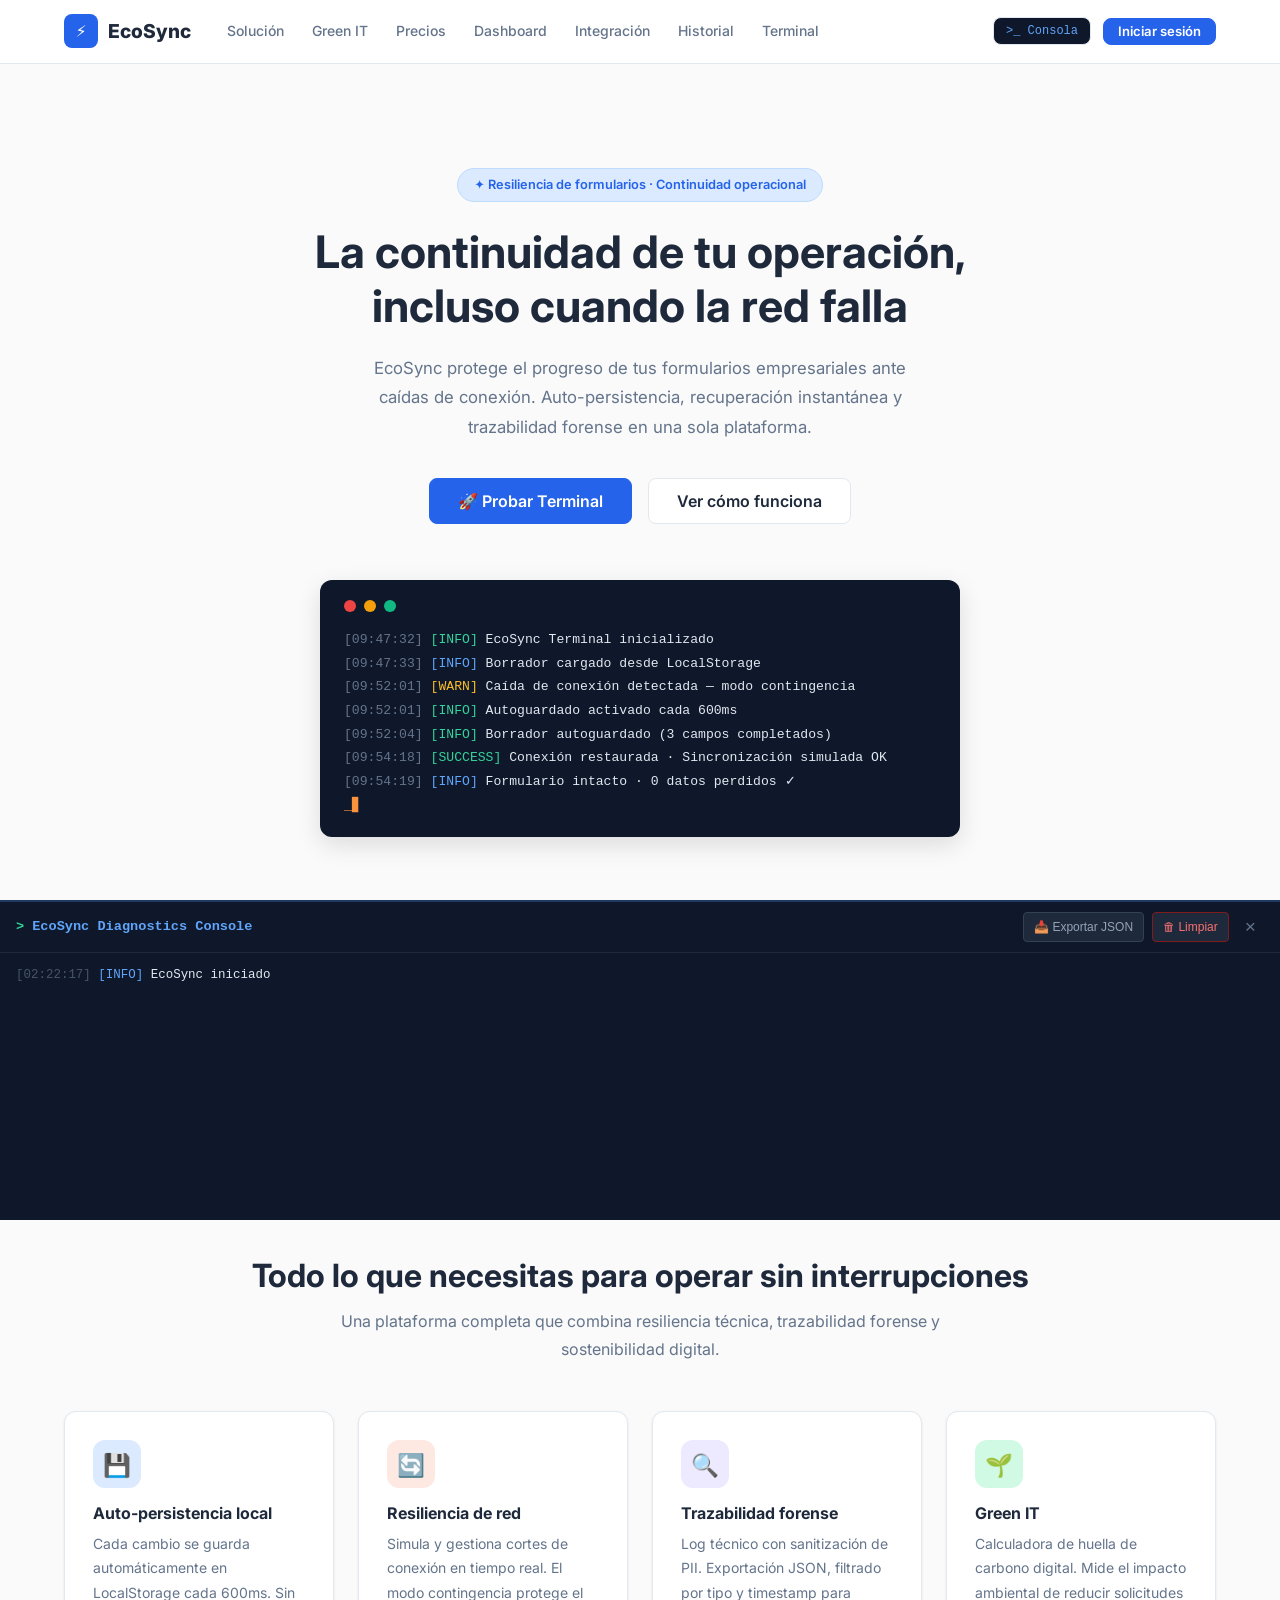
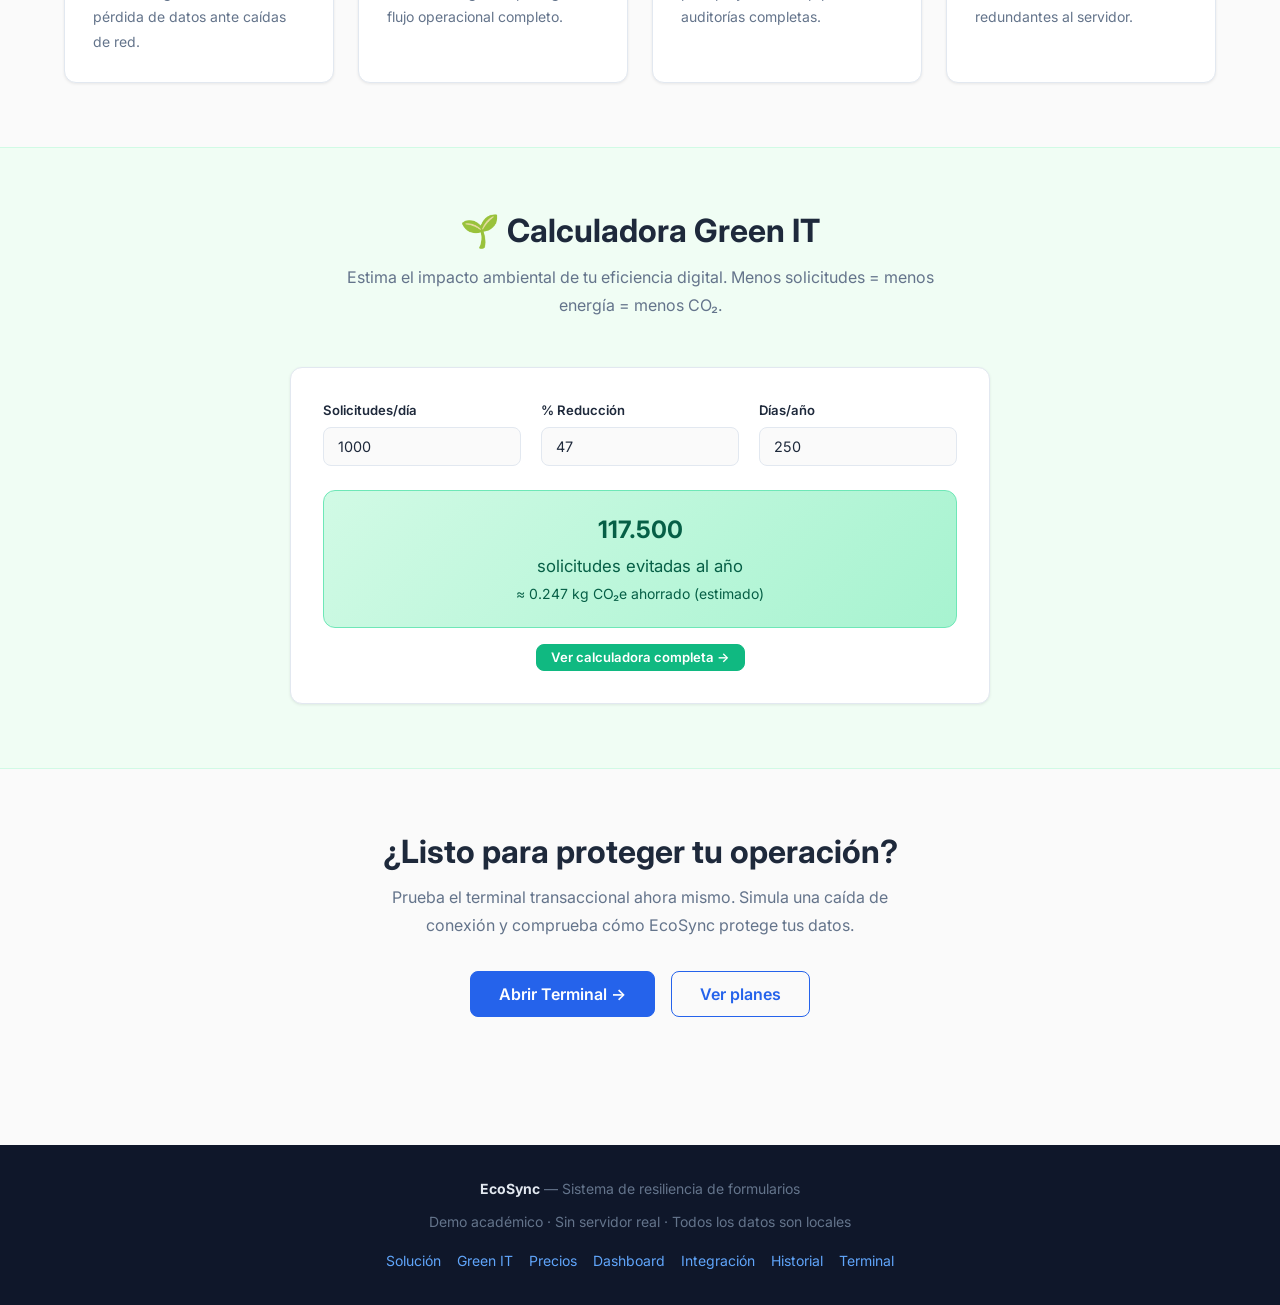
<file: index.html>
<!DOCTYPE html>
<html lang="es">
<head>
  <meta charset="UTF-8">
  <meta name="viewport" content="width=device-width, initial-scale=1.0">
  <title>EcoSync — Resiliencia de formularios en tiempo real</title>
  <meta name="description" content="EcoSync protege el progreso de tus formularios ante interrupciones de red. Sin pérdida de datos, sin fricción.">
  <link rel="preconnect" href="https://fonts.googleapis.com">
  <link rel="preconnect" href="https://fonts.gstatic.com" crossorigin>
  <link href="https://fonts.googleapis.com/css2?family=Inter:wght@400;500;600;700;800;900&display=swap" rel="stylesheet">
  <link rel="stylesheet" href="css/styles.css">
</head>
<body>

<!-- ═══ NAVBAR ═══════════════════════════════════════════════════════════ -->
<header class="navbar">
  <div class="container">
    <a href="index.html" class="nav-brand">
      <div class="brand-icon">⚡</div>
      EcoSync
    </a>
    <nav class="nav-menu" id="nav-menu">
      <a href="pages/solucion.html" class="nav-link">Solución</a>
      <a href="pages/green-it.html" class="nav-link">Green IT</a>
      <a href="pages/precios.html" class="nav-link">Precios</a>
      <a href="pages/dashboard.html" class="nav-link">Dashboard</a>
      <a href="pages/integracion.html" class="nav-link">Integración</a>
      <a href="pages/historial.html" class="nav-link">Historial</a>
      <a href="pages/terminal.html" class="nav-link">Terminal</a>
    </nav>
    <div class="nav-actions">
      <button class="nav-console-btn" id="btn-toggle-console" title="Ctrl+Shift+D">
        &gt;_ Consola
      </button>
      <div id="nav-user-area">
        <button class="btn btn-primary btn-sm" onclick="window.EcoSync.auth.showModal()">Iniciar sesión</button>
      </div>
    </div>
    <button id="nav-toggle" aria-label="Menú">☰</button>
  </div>
</header>

<!-- ═══ CONTINGENCY BANNER ═══════════════════════════════════════════════ -->
<div id="contingency-banner">
  ⚠️ MODO CONTINGENCIA ACTIVO — Los datos se guardan localmente. Sin conexión al servidor.
</div>

<!-- ═══ AUTH MODAL ════════════════════════════════════════════════════════ -->
<div id="auth-modal">
  <div class="modal-overlay">
    <div class="modal-box">
      <button class="modal-close" aria-label="Cerrar">&times;</button>
      <div class="modal-title">Acceso a EcoSync</div>
      <div class="modal-subtitle">Plataforma de resiliencia transaccional B2B</div>
      <div class="auth-tabs">
        <button class="auth-tab active" data-tab="login">Iniciar sesión</button>
        <button class="auth-tab" data-tab="register">Registrarse</button>
      </div>
      <!-- Login Panel -->
      <div class="auth-panel active" id="panel-login">
        <p class="text-sm text-muted mb-4">Selecciona un usuario de demostración:</p>
        <div class="demo-users">
          <button class="demo-user-btn" data-login="1">
            <div class="user-avatar-lg">RS</div>
            <div class="user-info">
              <strong>Ing. Roberto Silva</strong>
              <small>Administrador del sistema</small>
            </div>
          </button>
          <button class="demo-user-btn" data-login="2">
            <div class="user-avatar-lg" style="background:#10B981;">CS</div>
            <div class="user-info">
              <strong>Camila Soto</strong>
              <small>Operadora transaccional</small>
            </div>
          </button>
        </div>
        <div class="info-box mt-6">
          🔒 Demo de autenticación — no se envían credenciales reales a ningún servidor.
        </div>
      </div>
      <!-- Register Panel -->
      <div class="auth-panel" id="panel-register">
        <form id="register-form">
          <div class="form-group mb-4">
            <label for="reg-name">Nombre completo</label>
            <input type="text" id="reg-name" placeholder="Tu nombre" required>
          </div>
          <div class="form-group mb-4">
            <label for="reg-email">Correo empresarial</label>
            <input type="email" id="reg-email" placeholder="tu@empresa.cl" required>
          </div>
          <button type="submit" class="btn btn-primary w-full">Crear cuenta demo</button>
        </form>
        <div class="warning-box mt-4">
          ⚠️ Esto es un registro de demostración. No se almacenan datos en servidores externos.
        </div>
      </div>
    </div>
  </div>
</div>

<!-- ═══ MAIN CONTENT ══════════════════════════════════════════════════════ -->
<main>

  <!-- HERO ──────────────────────────────────────────────────────────────── -->
  <section class="hero">
    <div class="container">
      <div class="hero-badge">
        ✦ Resiliencia de formularios · Continuidad operacional
      </div>
      <h1>La continuidad de tu operación,<br>incluso cuando la red falla</h1>
      <p>EcoSync protege el progreso de tus formularios empresariales ante caídas de conexión. Auto-persistencia, recuperación instantánea y trazabilidad forense en una sola plataforma.</p>
      <div class="hero-cta">
        <a href="pages/terminal.html" class="btn btn-primary btn-lg">🚀 Probar Terminal</a>
        <a href="pages/solucion.html" class="btn btn-secondary btn-lg">Ver cómo funciona</a>
      </div>

      <!-- Terminal mock -->
      <div class="hero-visual">
        <div class="hero-terminal-mock">
          <div class="terminal-topbar">
            <span class="terminal-dot red"></span>
            <span class="terminal-dot yellow"></span>
            <span class="terminal-dot green"></span>
          </div>
          <div class="terminal-body">
            <div><span class="t-dim">[09:47:32]</span> <span class="t-green">[INFO]</span> EcoSync Terminal inicializado</div>
            <div><span class="t-dim">[09:47:33]</span> <span class="t-blue">[INFO]</span> Borrador cargado desde LocalStorage</div>
            <div><span class="t-dim">[09:52:01]</span> <span class="t-yellow">[WARN]</span> Caída de conexión detectada — modo contingencia</div>
            <div><span class="t-dim">[09:52:01]</span> <span class="t-green">[INFO]</span> Autoguardado activado cada 600ms</div>
            <div><span class="t-dim">[09:52:04]</span> <span class="t-green">[INFO]</span> Borrador autoguardado (3 campos completados)</div>
            <div><span class="t-dim">[09:54:18]</span> <span class="t-green">[SUCCESS]</span> Conexión restaurada · Sincronización simulada OK</div>
            <div><span class="t-dim">[09:54:19]</span> <span class="t-blue">[INFO]</span> Formulario intacto · 0 datos perdidos ✓</div>
            <div><span class="t-orange">_▋</span></div>
          </div>
        </div>
      </div>
    </div>
  </section>

  <!-- METRICS ───────────────────────────────────────────────────────────── -->
  <section class="section" style="padding-top: 0;">
    <div class="container">
      <div class="metrics-row">
        <div class="metric-item">
          <span class="metric-value">99.8%</span>
          <div class="metric-label">Uptime de persistencia</div>
        </div>
        <div class="metric-item">
          <span class="metric-value">-47%</span>
          <div class="metric-label">Solicitudes redundantes</div>
        </div>
        <div class="metric-item">
          <span class="metric-value">340%</span>
          <div class="metric-label">ROI estimado</div>
        </div>
        <div class="metric-item">
          <span class="metric-value">&lt;200ms</span>
          <div class="metric-label">Tiempo de recuperación</div>
        </div>
      </div>
      <p class="text-xs text-center text-muted mt-4">* Datos de demostración — no representan resultados garantizados</p>
    </div>
  </section>

  <!-- FEATURES ──────────────────────────────────────────────────────────── -->
  <section class="section">
    <div class="container">
      <div class="section-header">
        <h2>Todo lo que necesitas para operar sin interrupciones</h2>
        <p>Una plataforma completa que combina resiliencia técnica, trazabilidad forense y sostenibilidad digital.</p>
      </div>
      <div class="cards-grid">
        <div class="card">
          <div class="card-icon blue">💾</div>
          <h3>Auto-persistencia local</h3>
          <p>Cada cambio se guarda automáticamente en LocalStorage cada 600ms. Sin pérdida de datos ante caídas de red.</p>
        </div>
        <div class="card">
          <div class="card-icon orange">🔄</div>
          <h3>Resiliencia de red</h3>
          <p>Simula y gestiona cortes de conexión en tiempo real. El modo contingencia protege el flujo operacional completo.</p>
        </div>
        <div class="card">
          <div class="card-icon purple">🔍</div>
          <h3>Trazabilidad forense</h3>
          <p>Log técnico con sanitización de PII. Exportación JSON, filtrado por tipo y timestamp para auditorías completas.</p>
        </div>
        <div class="card">
          <div class="card-icon green">🌱</div>
          <h3>Green IT</h3>
          <p>Calculadora de huella de carbono digital. Mide el impacto ambiental de reducir solicitudes redundantes al servidor.</p>
        </div>
      </div>
    </div>
  </section>

  <!-- GREEN IT PREVIEW ──────────────────────────────────────────────────── -->
  <section class="section" style="background: #F0FDF4; border-top: 1px solid #D1FAE5; border-bottom: 1px solid #D1FAE5;">
    <div class="container">
      <div class="section-header">
        <h2>🌱 Calculadora Green IT</h2>
        <p>Estima el impacto ambiental de tu eficiencia digital. Menos solicitudes = menos energía = menos CO₂.</p>
      </div>
      <div class="green-calculator" style="max-width: 700px; margin: 0 auto;">
        <div class="inputs-row">
          <div class="form-group">
            <label for="green-requests">Solicitudes/día</label>
            <input type="number" id="green-requests" value="1000" min="0">
          </div>
          <div class="form-group">
            <label for="green-reduction">% Reducción</label>
            <input type="number" id="green-reduction" value="47" min="0" max="100">
          </div>
          <div class="form-group">
            <label for="green-days">Días/año</label>
            <input type="number" id="green-days" value="250" min="0">
          </div>
        </div>
        <div id="green-result">Calculando...</div>
        <div class="text-center mt-4">
          <a href="pages/green-it.html" class="btn btn-green btn-sm">Ver calculadora completa →</a>
        </div>
      </div>
    </div>
  </section>

  <!-- CTA FINAL ─────────────────────────────────────────────────────────── -->
  <section class="section">
    <div class="container" style="text-align: center;">
      <h2>¿Listo para proteger tu operación?</h2>
      <p style="max-width: 500px; margin: 12px auto 32px;">Prueba el terminal transaccional ahora mismo. Simula una caída de conexión y comprueba cómo EcoSync protege tus datos.</p>
      <div class="hero-cta">
        <a href="pages/terminal.html" class="btn btn-primary btn-lg">Abrir Terminal →</a>
        <a href="pages/precios.html" class="btn btn-ghost btn-lg">Ver planes</a>
      </div>
    </div>
  </section>

</main>

<!-- ═══ FOOTER ═══════════════════════════════════════════════════════════ -->
<footer>
  <div class="container">
    <p style="margin-bottom: 8px;"><strong style="color: #E2E8F0;">EcoSync</strong> — Sistema de resiliencia de formularios</p>
    <p>Demo académico · Sin servidor real · Todos los datos son locales</p>
    <div style="margin-top: 16px; display: flex; gap: 16px; justify-content: center; flex-wrap: wrap;">
      <a href="pages/solucion.html">Solución</a>
      <a href="pages/green-it.html">Green IT</a>
      <a href="pages/precios.html">Precios</a>
      <a href="pages/dashboard.html">Dashboard</a>
      <a href="pages/integracion.html">Integración</a>
      <a href="pages/historial.html">Historial</a>
      <a href="pages/terminal.html">Terminal</a>
    </div>
  </div>
</footer>

<!-- ═══ DIAGNOSTICS DRAWER ═══════════════════════════════════════════════ -->
<div id="diagnostics-drawer">
  <div class="console-header">
    <div class="console-title">EcoSync Diagnostics Console</div>
    <div class="console-actions">
      <button class="console-btn" id="btn-export-console">📥 Exportar JSON</button>
      <button class="console-btn danger" id="btn-clear-console">🗑 Limpiar</button>
      <button id="btn-close-console" title="Cerrar">&times;</button>
    </div>
  </div>
  <div id="console-output"></div>
</div>

<script src="js/storage.js"></script>
<script src="js/diagnostics.js"></script>
<script src="js/main.js"></script>
<script>
  // FAQ accordion (landing page)
  document.querySelectorAll('.faq-question').forEach(btn => {
    btn.addEventListener('click', () => {
      const item = btn.closest('.faq-item');
      item.classList.toggle('open');
    });
  });

  // Code tab switcher (for integration page)
  document.querySelectorAll('.code-tab').forEach(tab => {
    tab.addEventListener('click', () => {
      const wrapper = tab.closest('.code-switcher')?.parentElement;
      if (!wrapper) return;
      wrapper.querySelectorAll('.code-tab').forEach(t => t.classList.remove('active'));
      wrapper.querySelectorAll('.code-panel').forEach(p => p.classList.remove('active'));
      tab.classList.add('active');
      wrapper.querySelector('#code-' + tab.dataset.lang)?.classList.add('active');
    });
  });
</script>
</body>
</html>
</file>
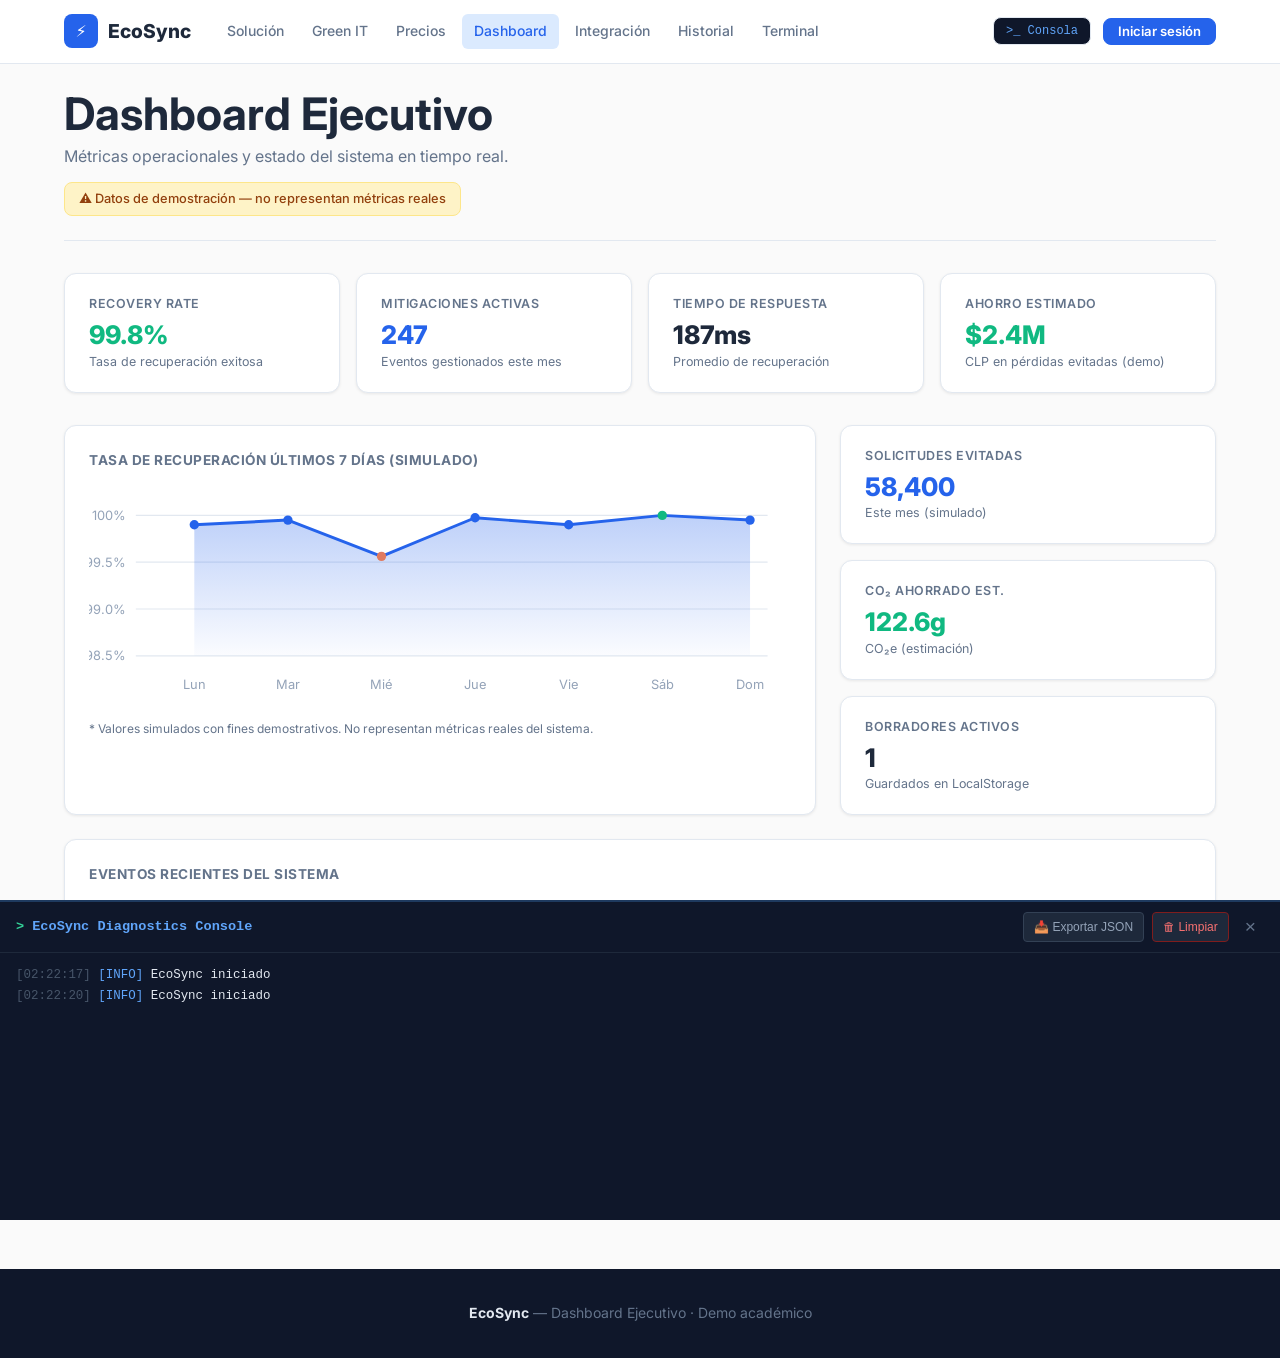
<file: pages/dashboard.html>
<!DOCTYPE html>
<html lang="es">
<head>
  <meta charset="UTF-8">
  <meta name="viewport" content="width=device-width, initial-scale=1.0">
  <title>Dashboard Ejecutivo — EcoSync</title>
  <link rel="preconnect" href="https://fonts.googleapis.com">
  <link rel="preconnect" href="https://fonts.gstatic.com" crossorigin>
  <link href="https://fonts.googleapis.com/css2?family=Inter:wght@400;500;600;700;800;900&display=swap" rel="stylesheet">
  <link rel="stylesheet" href="../css/styles.css">
</head>
<body>

<header class="navbar">
  <div class="container">
    <a href="../index.html" class="nav-brand">
      <div class="brand-icon">⚡</div>
      EcoSync
    </a>
    <nav class="nav-menu" id="nav-menu">
      <a href="./solucion.html" class="nav-link">Solución</a>
      <a href="./green-it.html" class="nav-link">Green IT</a>
      <a href="./precios.html" class="nav-link">Precios</a>
      <a href="./dashboard.html" class="nav-link active">Dashboard</a>
      <a href="./integracion.html" class="nav-link">Integración</a>
      <a href="./historial.html" class="nav-link">Historial</a>
      <a href="./terminal.html" class="nav-link">Terminal</a>
    </nav>
    <div class="nav-actions">
      <button class="nav-console-btn" id="btn-toggle-console" title="Ctrl+Shift+D">&gt;_ Consola</button>
      <div id="nav-user-area">
        <button class="btn btn-primary btn-sm" onclick="window.EcoSync.auth.showModal()">Iniciar sesión</button>
      </div>
    </div>
    <button id="nav-toggle" aria-label="Menú">☰</button>
  </div>
</header>

<div id="contingency-banner">
  ⚠️ MODO CONTINGENCIA ACTIVO — Los datos se guardan localmente.
</div>

<div id="auth-modal">
  <div class="modal-overlay">
    <div class="modal-box">
      <button class="modal-close">&times;</button>
      <div class="modal-title">Acceso a EcoSync</div>
      <div class="modal-subtitle">Plataforma de resiliencia transaccional B2B</div>
      <div class="auth-tabs">
        <button class="auth-tab active" data-tab="login">Iniciar sesión</button>
        <button class="auth-tab" data-tab="register">Registrarse</button>
      </div>
      <div class="auth-panel active" id="panel-login">
        <div class="demo-users">
          <button class="demo-user-btn" data-login="1">
            <div class="user-avatar-lg">RS</div>
            <div class="user-info"><strong>Ing. Roberto Silva</strong><small>Administrador</small></div>
          </button>
          <button class="demo-user-btn" data-login="2">
            <div class="user-avatar-lg" style="background:#10B981;">CS</div>
            <div class="user-info"><strong>Camila Soto</strong><small>Operadora</small></div>
          </button>
        </div>
      </div>
      <div class="auth-panel" id="panel-register">
        <form id="register-form">
          <div class="form-group mb-4"><label for="reg-name">Nombre</label><input type="text" id="reg-name" required></div>
          <div class="form-group mb-4"><label for="reg-email">Email</label><input type="email" id="reg-email" required></div>
          <button type="submit" class="btn btn-primary w-full">Crear cuenta demo</button>
        </form>
      </div>
    </div>
  </div>
</div>

<main>
  <div class="container">
    <div class="page-header">
      <h1>Dashboard Ejecutivo</h1>
      <p>Métricas operacionales y estado del sistema en tiempo real.</p>
      <div class="demo-note">⚠️ Datos de demostración — no representan métricas reales</div>
    </div>

    <!-- KPI Cards -->
    <div class="kpi-row">
      <div class="kpi-card">
        <div class="kpi-label">Recovery Rate</div>
        <div class="kpi-value green">99.8%</div>
        <div class="kpi-sub">Tasa de recuperación exitosa</div>
      </div>
      <div class="kpi-card">
        <div class="kpi-label">Mitigaciones Activas</div>
        <div class="kpi-value blue">247</div>
        <div class="kpi-sub">Eventos gestionados este mes</div>
      </div>
      <div class="kpi-card">
        <div class="kpi-label">Tiempo de respuesta</div>
        <div class="kpi-value">187ms</div>
        <div class="kpi-sub">Promedio de recuperación</div>
      </div>
      <div class="kpi-card">
        <div class="kpi-label">Ahorro estimado</div>
        <div class="kpi-value green">$2.4M</div>
        <div class="kpi-sub">CLP en pérdidas evitadas (demo)</div>
      </div>
    </div>

    <!-- Chart + Events -->
    <div style="display: grid; grid-template-columns: 2fr 1fr; gap: 24px; margin-bottom: 24px;">

      <!-- SVG Line Chart -->
      <div class="chart-wrapper">
        <div class="chart-title">Tasa de recuperación últimos 7 días (simulado)</div>
        <svg viewBox="0 0 600 180" style="width:100%; height:auto;">
          <defs>
            <linearGradient id="chartGrad" x1="0" y1="0" x2="0" y2="1">
              <stop offset="0%" stop-color="#2563EB" stop-opacity="0.3"/>
              <stop offset="100%" stop-color="#2563EB" stop-opacity="0.02"/>
            </linearGradient>
          </defs>
          <!-- Grid lines -->
          <line x1="40" y1="20" x2="580" y2="20" stroke="#E2E8F0" stroke-width="1"/>
          <line x1="40" y1="60" x2="580" y2="60" stroke="#E2E8F0" stroke-width="1"/>
          <line x1="40" y1="100" x2="580" y2="100" stroke="#E2E8F0" stroke-width="1"/>
          <line x1="40" y1="140" x2="580" y2="140" stroke="#E2E8F0" stroke-width="1"/>
          <!-- Y labels -->
          <text x="32" y="24" text-anchor="end" font-size="11" fill="#94A3B8">100%</text>
          <text x="32" y="64" text-anchor="end" font-size="11" fill="#94A3B8">99.5%</text>
          <text x="32" y="104" text-anchor="end" font-size="11" fill="#94A3B8">99.0%</text>
          <text x="32" y="144" text-anchor="end" font-size="11" fill="#94A3B8">98.5%</text>
          <!-- X labels -->
          <text x="90"  y="168" text-anchor="middle" font-size="11" fill="#94A3B8">Lun</text>
          <text x="170" y="168" text-anchor="middle" font-size="11" fill="#94A3B8">Mar</text>
          <text x="250" y="168" text-anchor="middle" font-size="11" fill="#94A3B8">Mié</text>
          <text x="330" y="168" text-anchor="middle" font-size="11" fill="#94A3B8">Jue</text>
          <text x="410" y="168" text-anchor="middle" font-size="11" fill="#94A3B8">Vie</text>
          <text x="490" y="168" text-anchor="middle" font-size="11" fill="#94A3B8">Sáb</text>
          <text x="565" y="168" text-anchor="middle" font-size="11" fill="#94A3B8">Dom</text>
          <!-- Area fill -->
          <polygon points="90,28 170,24 250,55 330,22 410,28 490,20 565,24 565,140 90,140"
                   fill="url(#chartGrad)"/>
          <!-- Line -->
          <polyline points="90,28 170,24 250,55 330,22 410,28 490,20 565,24"
                    fill="none" stroke="#2563EB" stroke-width="2.5" stroke-linejoin="round" stroke-linecap="round"/>
          <!-- Points -->
          <circle cx="90" cy="28" r="4" fill="#2563EB"/>
          <circle cx="170" cy="24" r="4" fill="#2563EB"/>
          <circle cx="250" cy="55" r="4" fill="#E07A5F"/>
          <circle cx="330" cy="22" r="4" fill="#2563EB"/>
          <circle cx="410" cy="28" r="4" fill="#2563EB"/>
          <circle cx="490" cy="20" r="4" fill="#10B981"/>
          <circle cx="565" cy="24" r="4" fill="#2563EB"/>
        </svg>
        <p class="text-xs text-muted mt-4">* Valores simulados con fines demostrativos. No representan métricas reales del sistema.</p>
      </div>

      <!-- Quick Stats -->
      <div style="display: flex; flex-direction: column; gap: 16px;">
        <div class="kpi-card" style="flex: 1;">
          <div class="kpi-label">Solicitudes evitadas</div>
          <div class="kpi-value blue">58,400</div>
          <div class="kpi-sub">Este mes (simulado)</div>
        </div>
        <div class="kpi-card" style="flex: 1;">
          <div class="kpi-label">CO₂ ahorrado est.</div>
          <div class="kpi-value green">122.6g</div>
          <div class="kpi-sub">CO₂e (estimación)</div>
        </div>
        <div class="kpi-card" style="flex: 1;">
          <div class="kpi-label">Borradores activos</div>
          <div class="kpi-value">1</div>
          <div class="kpi-sub">Guardados en LocalStorage</div>
        </div>
      </div>
    </div>

    <!-- Events Feed -->
    <div class="events-feed">
      <div class="chart-title">Eventos recientes del sistema</div>
      <div class="event-row">
        <span class="event-dot green"></span>
        <span class="event-time">09:54:19</span>
        <div><strong>Sincronización exitosa</strong> — Borrador recuperado y formulario intacto tras reconexión</div>
      </div>
      <div class="event-row">
        <span class="event-dot orange"></span>
        <span class="event-time">09:52:01</span>
        <div><strong>Contingencia activada</strong> — Pérdida de conexión detectada · Autoguardado local activado</div>
      </div>
      <div class="event-row">
        <span class="event-dot blue"></span>
        <span class="event-time">09:47:33</span>
        <div><strong>Borrador cargado</strong> — Datos previos recuperados desde LocalStorage al iniciar sesión</div>
      </div>
      <div class="event-row">
        <span class="event-dot green"></span>
        <span class="event-time">08:30:12</span>
        <div><strong>Sistema iniciado</strong> — EcoSync Terminal listo · Modo online activo</div>
      </div>
      <div class="event-row">
        <span class="event-dot orange"></span>
        <span class="event-time">08:15:44</span>
        <div><strong>Evento previo</strong> — Timeout 504 registrado y gestionado por el motor de contingencia</div>
      </div>
      <p class="text-xs text-muted" style="margin-top: 16px;">* Eventos de demostración — timestamps no corresponden a eventos reales</p>
    </div>

  </div>
</main>

<footer>
  <div class="container">
    <p><strong style="color: #E2E8F0;">EcoSync</strong> — Dashboard Ejecutivo · Demo académico</p>
  </div>
</footer>

<div id="diagnostics-drawer">
  <div class="console-header">
    <div class="console-title">EcoSync Diagnostics Console</div>
    <div class="console-actions">
      <button class="console-btn" id="btn-export-console">📥 Exportar JSON</button>
      <button class="console-btn danger" id="btn-clear-console">🗑 Limpiar</button>
      <button id="btn-close-console">&times;</button>
    </div>
  </div>
  <div id="console-output"></div>
</div>

<script src="../js/storage.js"></script>
<script src="../js/diagnostics.js"></script>
<script src="../js/main.js"></script>
</body>
</html>
</file>
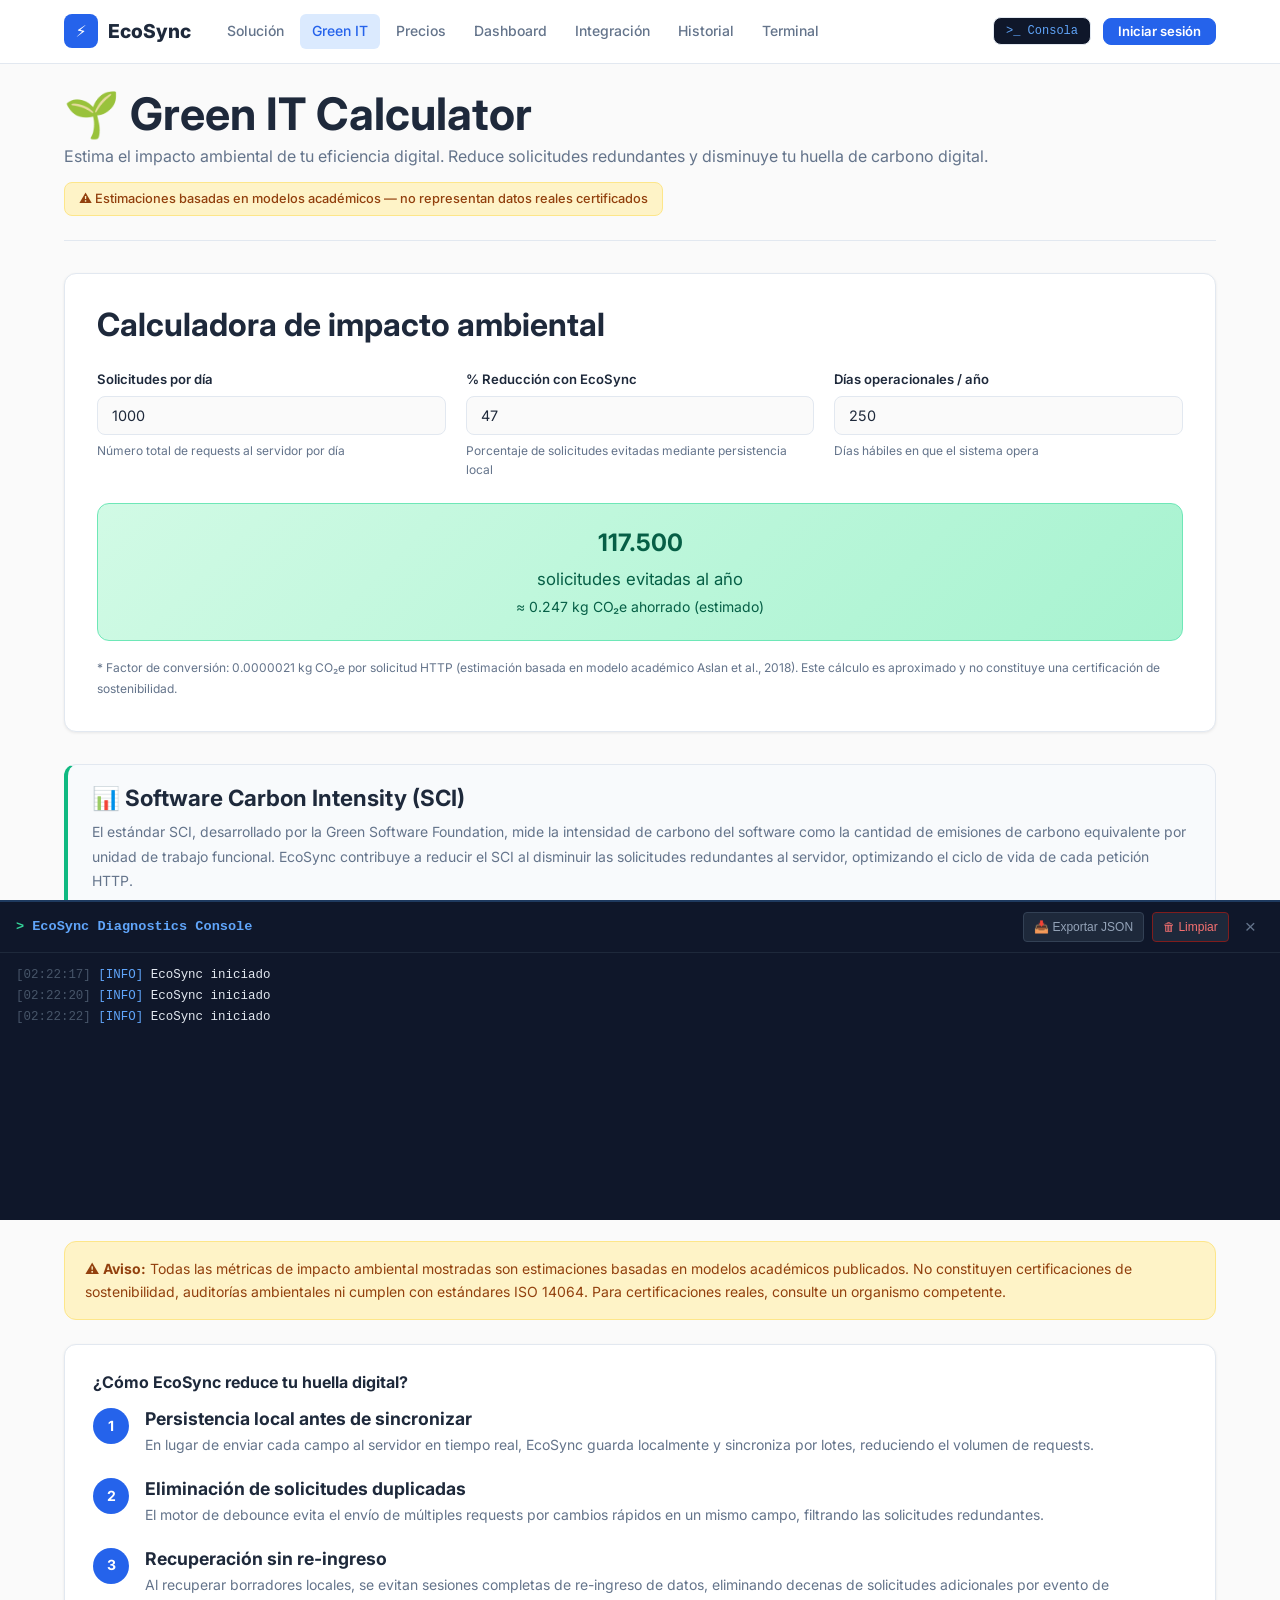
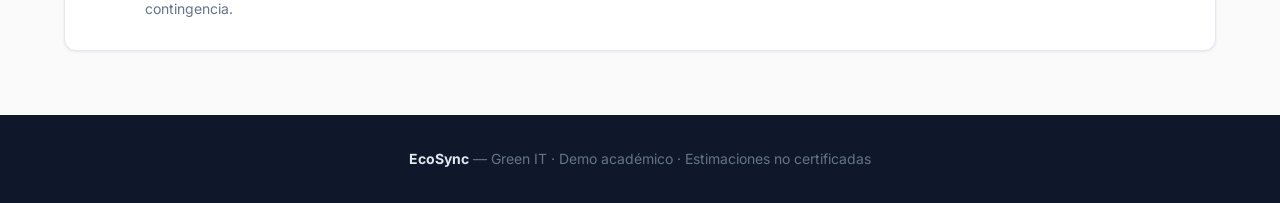
<file: pages/green-it.html>
<!DOCTYPE html>
<html lang="es">
<head>
  <meta charset="UTF-8">
  <meta name="viewport" content="width=device-width, initial-scale=1.0">
  <title>Green IT — EcoSync</title>
  <link rel="preconnect" href="https://fonts.googleapis.com">
  <link rel="preconnect" href="https://fonts.gstatic.com" crossorigin>
  <link href="https://fonts.googleapis.com/css2?family=Inter:wght@400;500;600;700;800;900&display=swap" rel="stylesheet">
  <link rel="stylesheet" href="../css/styles.css">
</head>
<body>

<header class="navbar">
  <div class="container">
    <a href="../index.html" class="nav-brand">
      <div class="brand-icon">⚡</div>
      EcoSync
    </a>
    <nav class="nav-menu" id="nav-menu">
      <a href="./solucion.html" class="nav-link">Solución</a>
      <a href="./green-it.html" class="nav-link active">Green IT</a>
      <a href="./precios.html" class="nav-link">Precios</a>
      <a href="./dashboard.html" class="nav-link">Dashboard</a>
      <a href="./integracion.html" class="nav-link">Integración</a>
      <a href="./historial.html" class="nav-link">Historial</a>
      <a href="./terminal.html" class="nav-link">Terminal</a>
    </nav>
    <div class="nav-actions">
      <button class="nav-console-btn" id="btn-toggle-console" title="Ctrl+Shift+D">&gt;_ Consola</button>
      <div id="nav-user-area">
        <button class="btn btn-primary btn-sm" onclick="window.EcoSync.auth.showModal()">Iniciar sesión</button>
      </div>
    </div>
    <button id="nav-toggle" aria-label="Menú">☰</button>
  </div>
</header>

<div id="contingency-banner">⚠️ MODO CONTINGENCIA ACTIVO — Los datos se guardan localmente.</div>

<div id="auth-modal">
  <div class="modal-overlay">
    <div class="modal-box">
      <button class="modal-close">&times;</button>
      <div class="modal-title">Acceso a EcoSync</div>
      <div class="modal-subtitle">Plataforma de resiliencia transaccional B2B</div>
      <div class="auth-tabs">
        <button class="auth-tab active" data-tab="login">Iniciar sesión</button>
        <button class="auth-tab" data-tab="register">Registrarse</button>
      </div>
      <div class="auth-panel active" id="panel-login">
        <div class="demo-users">
          <button class="demo-user-btn" data-login="1"><div class="user-avatar-lg">RS</div><div class="user-info"><strong>Ing. Roberto Silva</strong><small>Administrador</small></div></button>
          <button class="demo-user-btn" data-login="2"><div class="user-avatar-lg" style="background:#10B981;">CS</div><div class="user-info"><strong>Camila Soto</strong><small>Operadora</small></div></button>
        </div>
      </div>
      <div class="auth-panel" id="panel-register">
        <form id="register-form">
          <div class="form-group mb-4"><label for="reg-name">Nombre</label><input type="text" id="reg-name" required></div>
          <div class="form-group mb-4"><label for="reg-email">Email</label><input type="email" id="reg-email" required></div>
          <button type="submit" class="btn btn-primary w-full">Crear cuenta demo</button>
        </form>
      </div>
    </div>
  </div>
</div>

<main>
  <div class="container">
    <div class="page-header">
      <h1>🌱 Green IT Calculator</h1>
      <p>Estima el impacto ambiental de tu eficiencia digital. Reduce solicitudes redundantes y disminuye tu huella de carbono digital.</p>
      <div class="demo-note">⚠️ Estimaciones basadas en modelos académicos — no representan datos reales certificados</div>
    </div>

    <!-- Calculator -->
    <div class="green-calculator mb-8">
      <h2 style="margin-bottom: 24px;">Calculadora de impacto ambiental</h2>
      <div class="inputs-row">
        <div class="form-group">
          <label for="green-requests">Solicitudes por día</label>
          <input type="number" id="green-requests" value="1000" min="0" placeholder="1000">
          <small class="text-muted text-xs">Número total de requests al servidor por día</small>
        </div>
        <div class="form-group">
          <label for="green-reduction">% Reducción con EcoSync</label>
          <input type="number" id="green-reduction" value="47" min="0" max="100" placeholder="47">
          <small class="text-muted text-xs">Porcentaje de solicitudes evitadas mediante persistencia local</small>
        </div>
        <div class="form-group">
          <label for="green-days">Días operacionales / año</label>
          <input type="number" id="green-days" value="250" min="0" placeholder="250">
          <small class="text-muted text-xs">Días hábiles en que el sistema opera</small>
        </div>
      </div>
      <div id="green-result" style="margin-top: 8px;">Calculando...</div>
      <p class="text-xs text-muted mt-4">
        * Factor de conversión: 0.0000021 kg CO₂e por solicitud HTTP (estimación basada en modelo académico Aslan et al., 2018).
        Este cálculo es aproximado y no constituye una certificación de sostenibilidad.
      </p>
    </div>

    <!-- SCI Explanation -->
    <div class="sci-box mb-8">
      <h3>📊 Software Carbon Intensity (SCI)</h3>
      <p style="margin-top: 8px;">El estándar SCI, desarrollado por la Green Software Foundation, mide la intensidad de carbono del software como la cantidad de emisiones de carbono equivalente por unidad de trabajo funcional. EcoSync contribuye a reducir el SCI al disminuir las solicitudes redundantes al servidor, optimizando el ciclo de vida de cada petición HTTP.</p>
      <p style="margin-top: 12px;"><strong style="color: var(--color-green);">SCI = (E × I) + M / R</strong></p>
      <p class="text-sm">Donde E = Energía consumida, I = Intensidad de carbono de la red, M = Carbono embebido del hardware, R = Unidad funcional (solicitudes).</p>
    </div>

    <!-- Environmental Metrics -->
    <h2 style="margin-bottom: 24px;">Métricas de impacto ambiental (demo)</h2>
    <div class="kpi-row">
      <div class="kpi-card">
        <div class="kpi-label">Solicitudes evitadas est.</div>
        <div class="kpi-value green">117,500</div>
        <div class="kpi-sub">Año · 1000 req/día · 47% · 250 días</div>
      </div>
      <div class="kpi-card">
        <div class="kpi-label">CO₂e ahorrado</div>
        <div class="kpi-value green">246.8g</div>
        <div class="kpi-sub">Estimación anual (CO₂ equivalente)</div>
      </div>
      <div class="kpi-card">
        <div class="kpi-label">Energía evitada</div>
        <div class="kpi-value blue">~0.35 kWh</div>
        <div class="kpi-sub">Estimación basada en modelo académico</div>
      </div>
      <div class="kpi-card">
        <div class="kpi-label">Equivalente a</div>
        <div class="kpi-value">~2.5 km</div>
        <div class="kpi-sub">Auto promedio (no conducidos)</div>
      </div>
    </div>

    <div class="warning-box mt-6">
      ⚠️ <strong>Aviso:</strong> Todas las métricas de impacto ambiental mostradas son estimaciones basadas en modelos académicos publicados. No constituyen certificaciones de sostenibilidad, auditorías ambientales ni cumplen con estándares ISO 14064. Para certificaciones reales, consulte un organismo competente.
    </div>

    <!-- How to reduce -->
    <div class="card mt-6">
      <h3 style="margin-bottom: 16px;">¿Cómo EcoSync reduce tu huella digital?</h3>
      <div class="steps-list">
        <div class="step-item">
          <div class="step-number">1</div>
          <div class="step-content">
            <h4>Persistencia local antes de sincronizar</h4>
            <p>En lugar de enviar cada campo al servidor en tiempo real, EcoSync guarda localmente y sincroniza por lotes, reduciendo el volumen de requests.</p>
          </div>
        </div>
        <div class="step-item">
          <div class="step-number">2</div>
          <div class="step-content">
            <h4>Eliminación de solicitudes duplicadas</h4>
            <p>El motor de debounce evita el envío de múltiples requests por cambios rápidos en un mismo campo, filtrando las solicitudes redundantes.</p>
          </div>
        </div>
        <div class="step-item">
          <div class="step-number">3</div>
          <div class="step-content">
            <h4>Recuperación sin re-ingreso</h4>
            <p>Al recuperar borradores locales, se evitan sesiones completas de re-ingreso de datos, eliminando decenas de solicitudes adicionales por evento de contingencia.</p>
          </div>
        </div>
      </div>
    </div>

  </div>
</main>

<footer>
  <div class="container">
    <p><strong style="color: #E2E8F0;">EcoSync</strong> — Green IT · Demo académico · Estimaciones no certificadas</p>
  </div>
</footer>

<div id="diagnostics-drawer">
  <div class="console-header">
    <div class="console-title">EcoSync Diagnostics Console</div>
    <div class="console-actions">
      <button class="console-btn" id="btn-export-console">📥 Exportar JSON</button>
      <button class="console-btn danger" id="btn-clear-console">🗑 Limpiar</button>
      <button id="btn-close-console">&times;</button>
    </div>
  </div>
  <div id="console-output"></div>
</div>

<script src="../js/storage.js"></script>
<script src="../js/diagnostics.js"></script>
<script src="../js/main.js"></script>
</body>
</html>
</file>
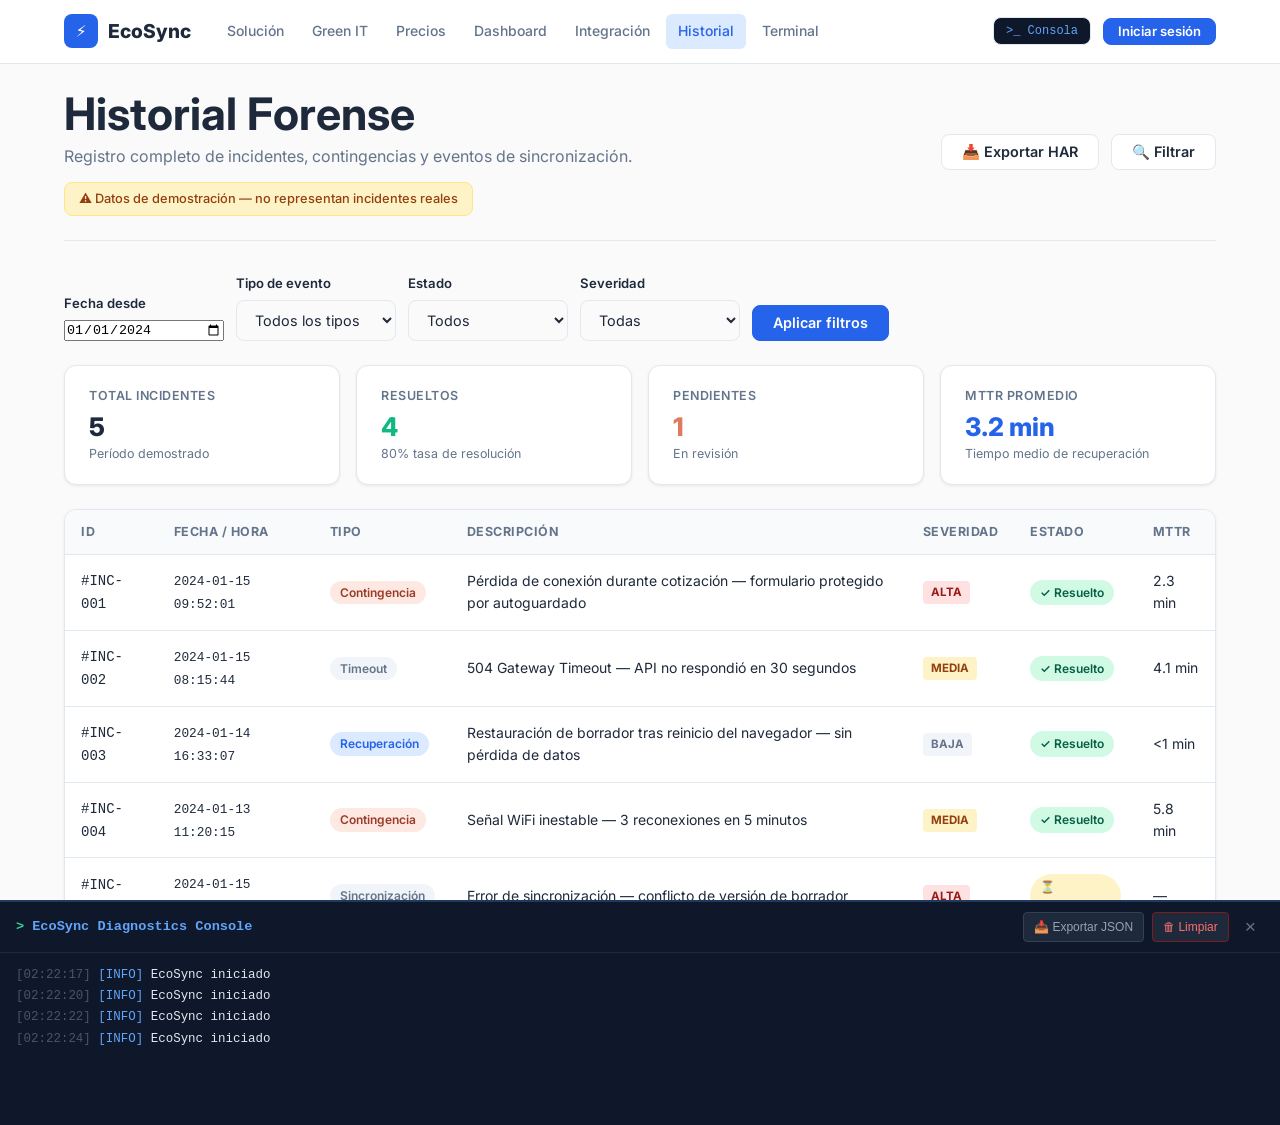
<file: pages/historial.html>
<!DOCTYPE html>
<html lang="es">
<head>
  <meta charset="UTF-8">
  <meta name="viewport" content="width=device-width, initial-scale=1.0">
  <title>Historial Forense — EcoSync</title>
  <link rel="preconnect" href="https://fonts.googleapis.com">
  <link rel="preconnect" href="https://fonts.gstatic.com" crossorigin>
  <link href="https://fonts.googleapis.com/css2?family=Inter:wght@400;500;600;700;800;900&display=swap" rel="stylesheet">
  <link rel="stylesheet" href="../css/styles.css">
</head>
<body>

<header class="navbar">
  <div class="container">
    <a href="../index.html" class="nav-brand">
      <div class="brand-icon">⚡</div>
      EcoSync
    </a>
    <nav class="nav-menu" id="nav-menu">
      <a href="./solucion.html" class="nav-link">Solución</a>
      <a href="./green-it.html" class="nav-link">Green IT</a>
      <a href="./precios.html" class="nav-link">Precios</a>
      <a href="./dashboard.html" class="nav-link">Dashboard</a>
      <a href="./integracion.html" class="nav-link">Integración</a>
      <a href="./historial.html" class="nav-link active">Historial</a>
      <a href="./terminal.html" class="nav-link">Terminal</a>
    </nav>
    <div class="nav-actions">
      <button class="nav-console-btn" id="btn-toggle-console" title="Ctrl+Shift+D">&gt;_ Consola</button>
      <div id="nav-user-area">
        <button class="btn btn-primary btn-sm" onclick="window.EcoSync.auth.showModal()">Iniciar sesión</button>
      </div>
    </div>
    <button id="nav-toggle" aria-label="Menú">☰</button>
  </div>
</header>

<div id="contingency-banner">⚠️ MODO CONTINGENCIA ACTIVO — Los datos se guardan localmente.</div>

<div id="auth-modal">
  <div class="modal-overlay">
    <div class="modal-box">
      <button class="modal-close">&times;</button>
      <div class="modal-title">Acceso a EcoSync</div>
      <div class="modal-subtitle">Plataforma de resiliencia transaccional B2B</div>
      <div class="auth-tabs">
        <button class="auth-tab active" data-tab="login">Iniciar sesión</button>
        <button class="auth-tab" data-tab="register">Registrarse</button>
      </div>
      <div class="auth-panel active" id="panel-login">
        <div class="demo-users">
          <button class="demo-user-btn" data-login="1"><div class="user-avatar-lg">RS</div><div class="user-info"><strong>Ing. Roberto Silva</strong><small>Administrador</small></div></button>
          <button class="demo-user-btn" data-login="2"><div class="user-avatar-lg" style="background:#10B981;">CS</div><div class="user-info"><strong>Camila Soto</strong><small>Operadora</small></div></button>
        </div>
      </div>
      <div class="auth-panel" id="panel-register">
        <form id="register-form">
          <div class="form-group mb-4"><label for="reg-name">Nombre</label><input type="text" id="reg-name" required></div>
          <div class="form-group mb-4"><label for="reg-email">Email</label><input type="email" id="reg-email" required></div>
          <button type="submit" class="btn btn-primary w-full">Crear cuenta demo</button>
        </form>
      </div>
    </div>
  </div>
</div>

<main>
  <div class="container">
    <div class="page-header">
      <div class="flex items-center justify-between" style="flex-wrap: wrap; gap: 16px;">
        <div>
          <h1>Historial Forense</h1>
          <p>Registro completo de incidentes, contingencias y eventos de sincronización.</p>
          <div class="demo-note">⚠️ Datos de demostración — no representan incidentes reales</div>
        </div>
        <div class="flex gap-3">
          <button class="btn btn-secondary" onclick="exportHAR()">📥 Exportar HAR</button>
          <button class="btn btn-secondary" onclick="applyFilters()">🔍 Filtrar</button>
        </div>
      </div>
    </div>

    <!-- Filter Bar -->
    <div class="filter-bar">
      <div class="form-group">
        <label for="filter-date">Fecha desde</label>
        <input type="date" id="filter-date" value="2024-01-01">
      </div>
      <div class="form-group">
        <label for="filter-type">Tipo de evento</label>
        <select id="filter-type">
          <option value="">Todos los tipos</option>
          <option value="contingency">Contingencia</option>
          <option value="sync">Sincronización</option>
          <option value="recovery">Recuperación</option>
          <option value="timeout">Timeout</option>
        </select>
      </div>
      <div class="form-group">
        <label for="filter-status">Estado</label>
        <select id="filter-status">
          <option value="">Todos</option>
          <option value="resolved">Resuelto</option>
          <option value="pending">Pendiente</option>
          <option value="active">Activo</option>
        </select>
      </div>
      <div class="form-group">
        <label for="filter-severity">Severidad</label>
        <select id="filter-severity">
          <option value="">Todas</option>
          <option value="high">Alta</option>
          <option value="medium">Media</option>
          <option value="low">Baja</option>
        </select>
      </div>
      <button class="btn btn-primary" onclick="applyFilters()">Aplicar filtros</button>
    </div>

    <!-- Summary KPIs -->
    <div class="kpi-row mb-6">
      <div class="kpi-card">
        <div class="kpi-label">Total incidentes</div>
        <div class="kpi-value">5</div>
        <div class="kpi-sub">Período demostrado</div>
      </div>
      <div class="kpi-card">
        <div class="kpi-label">Resueltos</div>
        <div class="kpi-value green">4</div>
        <div class="kpi-sub">80% tasa de resolución</div>
      </div>
      <div class="kpi-card">
        <div class="kpi-label">Pendientes</div>
        <div class="kpi-value orange">1</div>
        <div class="kpi-sub">En revisión</div>
      </div>
      <div class="kpi-card">
        <div class="kpi-label">MTTR promedio</div>
        <div class="kpi-value blue">3.2 min</div>
        <div class="kpi-sub">Tiempo medio de recuperación</div>
      </div>
    </div>

    <!-- Incidents Table -->
    <div class="table-wrapper" id="incidents-table">
      <table class="data-table">
        <thead>
          <tr>
            <th>ID</th>
            <th>Fecha / Hora</th>
            <th>Tipo</th>
            <th>Descripción</th>
            <th>Severidad</th>
            <th>Estado</th>
            <th>MTTR</th>
          </tr>
        </thead>
        <tbody>
          <!-- Incident 1 -->
          <tr class="expandable" onclick="toggleTrace(1)">
            <td><code>#INC-001</code></td>
            <td><span class="font-mono" style="font-size: 0.8rem;">2024-01-15 09:52:01</span></td>
            <td><span class="badge badge-orange">Contingencia</span></td>
            <td>Pérdida de conexión durante cotización — formulario protegido por autoguardado</td>
            <td><span class="severity-badge high">Alta</span></td>
            <td><span class="status-pill resolved">✓ Resuelto</span></td>
            <td>2.3 min</td>
          </tr>
          <tr class="trace-row" id="trace-1" style="display:none;">
            <td colspan="7">
              <pre>INC-001 | 2024-01-15T09:52:01.034Z | CONTINGENCY
Estado: RESOLVED | MTTR: 2.3 min | Severidad: HIGH

TRACE FORENSE:
  [09:52:01.034] NETWORK_LOST — timeout 30000ms
  [09:52:01.035] CONTINGENCY_MODE_ON — banner activado
  [09:52:01.036] AUTOSAVE_TRIGGER — draft guardado en LocalStorage
  [09:52:04.210] AUTOSAVE_OK — 3 campos persistidos correctamente
  [09:54:15.889] NETWORK_RESTORED — latencia: 187ms
  [09:54:16.012] CONTINGENCY_MODE_OFF — modo normal restaurado
  [09:54:18.341] SYNC_SIMULATED — 0 datos perdidos ✓

PII: sanitizado — no se registran RUT ni email en este log.</pre>
            </td>
          </tr>

          <!-- Incident 2 -->
          <tr class="expandable" onclick="toggleTrace(2)">
            <td><code>#INC-002</code></td>
            <td><span class="font-mono" style="font-size: 0.8rem;">2024-01-15 08:15:44</span></td>
            <td><span class="badge badge-gray">Timeout</span></td>
            <td>504 Gateway Timeout — API no respondió en 30 segundos</td>
            <td><span class="severity-badge medium">Media</span></td>
            <td><span class="status-pill resolved">✓ Resuelto</span></td>
            <td>4.1 min</td>
          </tr>
          <tr class="trace-row" id="trace-2" style="display:none;">
            <td colspan="7">
              <pre>INC-002 | 2024-01-15T08:15:44.211Z | HTTP_TIMEOUT
Estado: RESOLVED | MTTR: 4.1 min | Severidad: MEDIUM

TRACE FORENSE:
  [08:15:44.211] REQUEST_SENT — POST /api/v1/drafts/sync
  [08:16:14.211] TIMEOUT_504 — Gateway did not respond (30000ms)
  [08:16:14.212] RETRY_1 — intento 1/3 con backoff exponencial
  [08:16:46.000] RETRY_2 — intento 2/3
  [08:17:58.000] RETRY_3 — intento 3/3
  [08:19:52.441] SYNC_FALLBACK — datos guardados localmente
  [08:19:53.000] INCIDENT_CLOSED — resolución por fallback local

HTTP Raw:
  HTTP/1.1 504 Gateway Timeout
  Server: nginx/1.21.6
  Content-Type: text/html
  X-EcoSync-RequestId: req_demo_abc456</pre>
            </td>
          </tr>

          <!-- Incident 3 -->
          <tr class="expandable" onclick="toggleTrace(3)">
            <td><code>#INC-003</code></td>
            <td><span class="font-mono" style="font-size: 0.8rem;">2024-01-14 16:33:07</span></td>
            <td><span class="badge badge-blue">Recuperación</span></td>
            <td>Restauración de borrador tras reinicio del navegador — sin pérdida de datos</td>
            <td><span class="severity-badge low">Baja</span></td>
            <td><span class="status-pill resolved">✓ Resuelto</span></td>
            <td>&lt;1 min</td>
          </tr>
          <tr class="trace-row" id="trace-3" style="display:none;">
            <td colspan="7">
              <pre>INC-003 | 2024-01-14T16:33:07.889Z | BROWSER_RECOVERY
Estado: RESOLVED | MTTR: &lt;1 min | Severidad: LOW

TRACE FORENSE:
  [16:33:07.889] PAGE_LOAD — EcoSync Terminal inicializado
  [16:33:07.912] DRAFT_CHECK — ecosync_draft_v1 encontrado en LocalStorage
  [16:33:07.913] DRAFT_AGE — guardado hace 3 min
  [16:33:08.200] USER_CONFIRM — usuario aceptó recuperar borrador
  [16:33:08.201] DRAFT_RESTORED — 8 campos restaurados exitosamente
  [16:33:08.202] CALCULATIONS_UPDATED — subtotal recalculado
  [16:33:08.203] STATUS_OK — formulario listo para continuar ✓</pre>
            </td>
          </tr>

          <!-- Incident 4 -->
          <tr class="expandable" onclick="toggleTrace(4)">
            <td><code>#INC-004</code></td>
            <td><span class="font-mono" style="font-size: 0.8rem;">2024-01-13 11:20:15</span></td>
            <td><span class="badge badge-orange">Contingencia</span></td>
            <td>Señal WiFi inestable — 3 reconexiones en 5 minutos</td>
            <td><span class="severity-badge medium">Media</span></td>
            <td><span class="status-pill resolved">✓ Resuelto</span></td>
            <td>5.8 min</td>
          </tr>
          <tr class="trace-row" id="trace-4" style="display:none;">
            <td colspan="7">
              <pre>INC-004 | 2024-01-13T11:20:15.000Z | INTERMITTENT_CONNECTION
Estado: RESOLVED | MTTR: 5.8 min | Severidad: MEDIUM

TRACE FORENSE:
  [11:20:15.000] NETWORK_UNSTABLE — fluctuación detectada
  [11:20:15.001] CONTINGENCY_MODE_ON — activación preventiva
  [11:21:03.000] RECONNECT_1 — latencia 890ms (inestable)
  [11:22:44.000] RECONNECT_2 — latencia 1240ms (inestable)
  [11:24:11.000] RECONNECT_3 — latencia 145ms (estable)
  [11:25:58.000] CONTINGENCY_MODE_OFF — conexión estable confirmada
  [11:25:59.441] SYNC_SIMULATED — 0 datos perdidos ✓</pre>
            </td>
          </tr>

          <!-- Incident 5 - Pending -->
          <tr class="expandable" onclick="toggleTrace(5)">
            <td><code>#INC-005</code></td>
            <td><span class="font-mono" style="font-size: 0.8rem;">2024-01-15 10:30:00</span></td>
            <td><span class="badge badge-gray">Sincronización</span></td>
            <td>Error de sincronización — conflicto de versión de borrador</td>
            <td><span class="severity-badge high">Alta</span></td>
            <td><span class="status-pill pending">⏳ Pendiente</span></td>
            <td>—</td>
          </tr>
          <tr class="trace-row" id="trace-5" style="display:none;">
            <td colspan="7">
              <pre>INC-005 | 2024-01-15T10:30:00.000Z | SYNC_CONFLICT
Estado: PENDING | Severidad: HIGH

TRACE FORENSE:
  [10:30:00.000] SYNC_ATTEMPT — POST /api/v1/drafts/sync
  [10:30:00.341] CONFLICT_409 — versión de borrador desactualizada
  [10:30:00.342] CONFLICT_HANDLER — estrategia: last-write-wins
  [10:30:00.343] REVIEW_REQUIRED — intervención manual necesaria

ACCIÓN REQUERIDA:
  Revisar borrador local vs. versión en servidor.
  Resolver conflicto manualmente en el panel de administración.
  Referencia: draft_conflict_20240115_103000

PII: sanitizado</pre>
            </td>
          </tr>

        </tbody>
      </table>
    </div>

    <p class="text-xs text-muted mt-4">* Todos los registros son datos de demostración con fines académicos. Los timestamps y eventos no corresponden a incidentes reales. PII sanitizado en todos los logs.</p>

  </div>
</main>

<footer>
  <div class="container">
    <p><strong style="color: #E2E8F0;">EcoSync</strong> — Historial Forense · Demo académico</p>
  </div>
</footer>

<div id="diagnostics-drawer">
  <div class="console-header">
    <div class="console-title">EcoSync Diagnostics Console</div>
    <div class="console-actions">
      <button class="console-btn" id="btn-export-console">📥 Exportar JSON</button>
      <button class="console-btn danger" id="btn-clear-console">🗑 Limpiar</button>
      <button id="btn-close-console">&times;</button>
    </div>
  </div>
  <div id="console-output"></div>
</div>

<script src="../js/storage.js"></script>
<script src="../js/diagnostics.js"></script>
<script src="../js/main.js"></script>
<script>
  function toggleTrace(id) {
    const row = document.getElementById('trace-' + id);
    if (!row) return;
    const isVisible = row.style.display !== 'none';
    row.style.display = isVisible ? 'none' : 'table-row';
    window.EcoSync.logger.log('info', `Trace INC-00${id} ${isVisible ? 'cerrado' : 'expandido'}`);
  }

  function exportHAR() {
    const harData = {
      log: {
        version: '1.2',
        creator: { name: 'EcoSync', version: '1.0', comment: 'Demo — no data sent to real servers' },
        comment: 'Archivo HAR de demostración — datos simulados sin RUT ni email reales',
        entries: [
          {
            startedDateTime: '2024-01-15T09:52:01.034Z',
            time: 2340,
            request: { method: 'POST', url: 'https://api.ecosync.cl/v1/drafts/sync [SIMULADO]', headers: [], queryString: [], postData: { mimeType: 'application/json', text: '{"draft":{"_note":"PII sanitizado"},"clientId":"demo-client-001"}' }, headersSize: -1, bodySize: 90, httpVersion: 'HTTP/1.1', cookies: [] },
            response: { status: 200, statusText: 'OK', headers: [], content: { size: 45, mimeType: 'application/json', text: '{"status":"synced","draftId":"dr_demo_001"}' }, redirectURL: '', headersSize: -1, bodySize: 45, httpVersion: 'HTTP/1.1', cookies: [] },
            cache: {},
            timings: { send: 5, wait: 1800, receive: 535 }
          }
        ]
      }
    };

    const blob = new Blob([JSON.stringify(harData, null, 2)], { type: 'application/json' });
    const url = URL.createObjectURL(blob);
    const a = document.createElement('a');
    a.href = url;
    a.download = `ecosync-har-demo-${Date.now()}.har`;
    a.click();
    URL.revokeObjectURL(url);
    window.EcoSync.logger.log('info', 'Archivo HAR de demostración exportado (datos simulados)');
  }

  function applyFilters() {
    const type = document.getElementById('filter-type').value;
    const status = document.getElementById('filter-status').value;
    const severity = document.getElementById('filter-severity').value;
    window.EcoSync.logger.log('info', `Filtros aplicados: tipo="${type || 'todos'}" estado="${status || 'todos'}" severidad="${severity || 'todas'}"`);
    alert('Filtros aplicados (demo — muestra todos los registros de demostración).');
  }
</script>
</body>
</html>
</file>
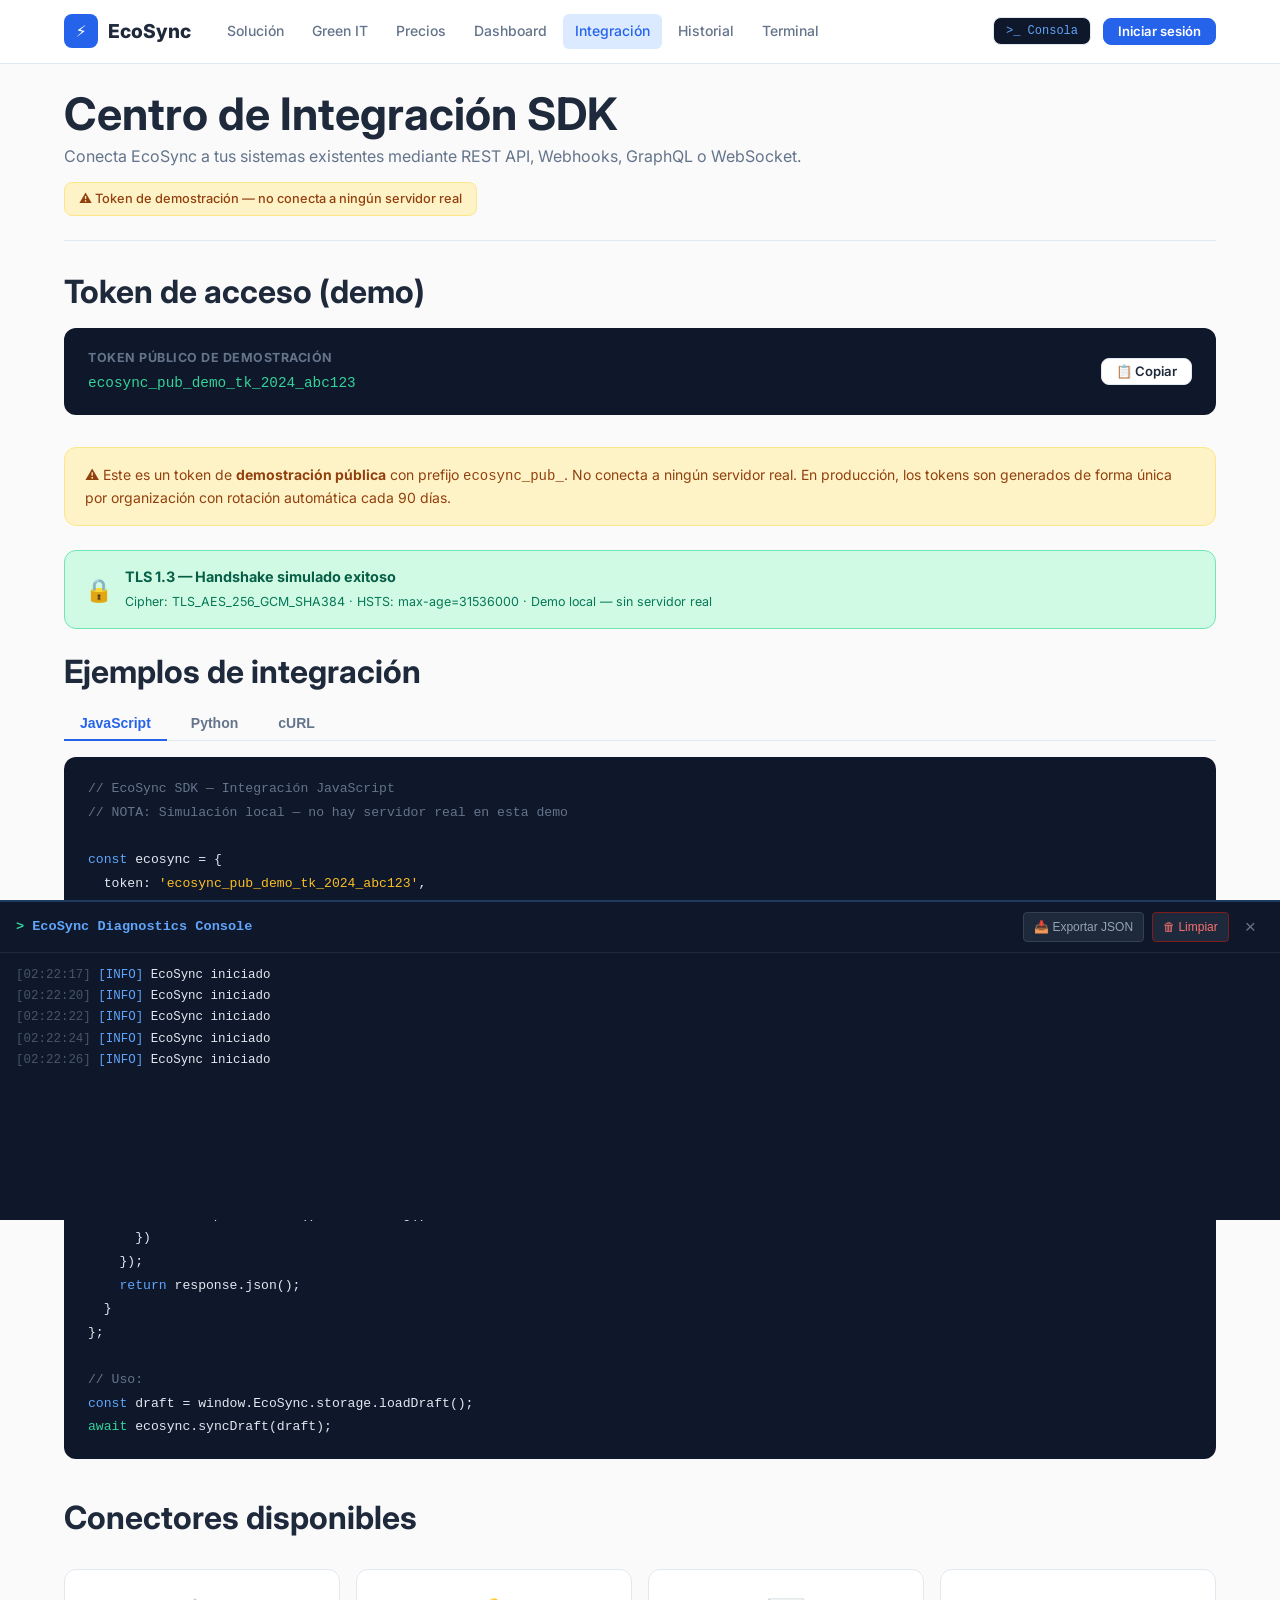
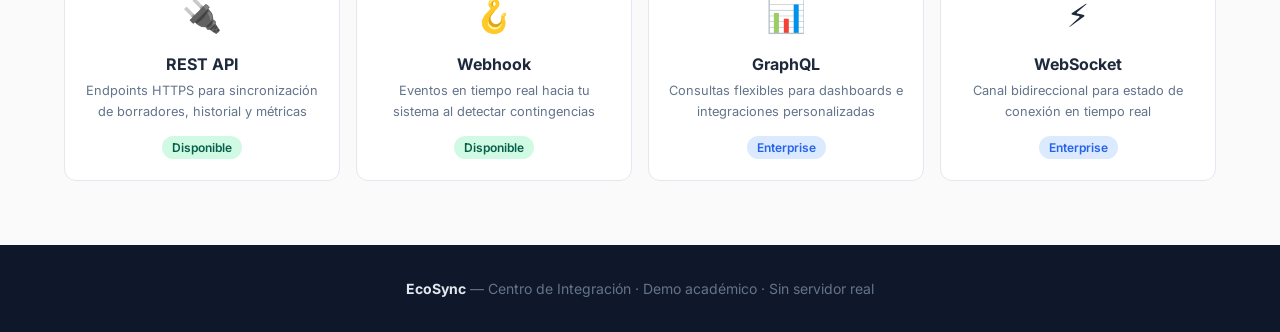
<file: pages/integracion.html>
<!DOCTYPE html>
<html lang="es">
<head>
  <meta charset="UTF-8">
  <meta name="viewport" content="width=device-width, initial-scale=1.0">
  <title>Centro de Integración SDK — EcoSync</title>
  <link rel="preconnect" href="https://fonts.googleapis.com">
  <link rel="preconnect" href="https://fonts.gstatic.com" crossorigin>
  <link href="https://fonts.googleapis.com/css2?family=Inter:wght@400;500;600;700;800;900&display=swap" rel="stylesheet">
  <link rel="stylesheet" href="../css/styles.css">
</head>
<body>

<header class="navbar">
  <div class="container">
    <a href="../index.html" class="nav-brand">
      <div class="brand-icon">⚡</div>
      EcoSync
    </a>
    <nav class="nav-menu" id="nav-menu">
      <a href="./solucion.html" class="nav-link">Solución</a>
      <a href="./green-it.html" class="nav-link">Green IT</a>
      <a href="./precios.html" class="nav-link">Precios</a>
      <a href="./dashboard.html" class="nav-link">Dashboard</a>
      <a href="./integracion.html" class="nav-link active">Integración</a>
      <a href="./historial.html" class="nav-link">Historial</a>
      <a href="./terminal.html" class="nav-link">Terminal</a>
    </nav>
    <div class="nav-actions">
      <button class="nav-console-btn" id="btn-toggle-console" title="Ctrl+Shift+D">&gt;_ Consola</button>
      <div id="nav-user-area">
        <button class="btn btn-primary btn-sm" onclick="window.EcoSync.auth.showModal()">Iniciar sesión</button>
      </div>
    </div>
    <button id="nav-toggle" aria-label="Menú">☰</button>
  </div>
</header>

<div id="contingency-banner">⚠️ MODO CONTINGENCIA ACTIVO — Los datos se guardan localmente.</div>

<div id="auth-modal">
  <div class="modal-overlay">
    <div class="modal-box">
      <button class="modal-close">&times;</button>
      <div class="modal-title">Acceso a EcoSync</div>
      <div class="modal-subtitle">Plataforma de resiliencia transaccional B2B</div>
      <div class="auth-tabs">
        <button class="auth-tab active" data-tab="login">Iniciar sesión</button>
        <button class="auth-tab" data-tab="register">Registrarse</button>
      </div>
      <div class="auth-panel active" id="panel-login">
        <div class="demo-users">
          <button class="demo-user-btn" data-login="1"><div class="user-avatar-lg">RS</div><div class="user-info"><strong>Ing. Roberto Silva</strong><small>Administrador</small></div></button>
          <button class="demo-user-btn" data-login="2"><div class="user-avatar-lg" style="background:#10B981;">CS</div><div class="user-info"><strong>Camila Soto</strong><small>Operadora</small></div></button>
        </div>
      </div>
      <div class="auth-panel" id="panel-register">
        <form id="register-form">
          <div class="form-group mb-4"><label for="reg-name">Nombre</label><input type="text" id="reg-name" required></div>
          <div class="form-group mb-4"><label for="reg-email">Email</label><input type="email" id="reg-email" required></div>
          <button type="submit" class="btn btn-primary w-full">Crear cuenta demo</button>
        </form>
      </div>
    </div>
  </div>
</div>

<main>
  <div class="container">
    <div class="page-header">
      <h1>Centro de Integración SDK</h1>
      <p>Conecta EcoSync a tus sistemas existentes mediante REST API, Webhooks, GraphQL o WebSocket.</p>
      <div class="demo-note">⚠️ Token de demostración — no conecta a ningún servidor real</div>
    </div>

    <!-- Token Display -->
    <h2 style="margin-bottom: 16px;">Token de acceso (demo)</h2>
    <div class="token-box">
      <div>
        <div class="token-label">Token público de demostración</div>
        <div class="token-value" id="demo-token">ecosync_pub_demo_tk_2024_abc123</div>
      </div>
      <button class="btn btn-secondary btn-sm" onclick="copyToken()">📋 Copiar</button>
    </div>

    <div class="warning-box">
      ⚠️ Este es un token de <strong>demostración pública</strong> con prefijo <code>ecosync_pub_</code>. No conecta a ningún servidor real. En producción, los tokens son generados de forma única por organización con rotación automática cada 90 días.
    </div>

    <!-- TLS Status -->
    <div class="tls-status">
      <div class="tls-icon">🔒</div>
      <div class="tls-info">
        <strong>TLS 1.3 — Handshake simulado exitoso</strong>
        <small>Cipher: TLS_AES_256_GCM_SHA384 · HSTS: max-age=31536000 · Demo local — sin servidor real</small>
      </div>
    </div>

    <!-- Code Snippets -->
    <h2 style="margin-bottom: 16px;">Ejemplos de integración</h2>

    <div class="code-switcher">
      <button class="code-tab active" data-lang="js" onclick="switchCode('js')">JavaScript</button>
      <button class="code-tab" data-lang="py" onclick="switchCode('py')">Python</button>
      <button class="code-tab" data-lang="curl" onclick="switchCode('curl')">cURL</button>
    </div>

    <!-- JavaScript -->
    <div class="code-panel active" id="code-js">
      <pre><span class="c-gray">// EcoSync SDK — Integración JavaScript</span>
<span class="c-gray">// NOTA: Simulación local — no hay servidor real en esta demo</span>

<span class="c-blue">const</span> ecosync = {
  token: <span class="c-yellow">'ecosync_pub_demo_tk_2024_abc123'</span>,
  baseUrl: <span class="c-yellow">'https://api.ecosync.cl/v1'</span>,  <span class="c-gray">// demo — no opera</span>

  <span class="c-green">async</span> syncDraft(draftData) {
    <span class="c-gray">// En producción, esto haría un POST real al servidor</span>
    <span class="c-blue">const</span> response = <span class="c-green">await</span> fetch(<span class="c-yellow">`${this.baseUrl}/drafts/sync`</span>, {
      method: <span class="c-yellow">'POST'</span>,
      headers: {
        <span class="c-yellow">'Authorization'</span>: <span class="c-yellow">`Bearer ${this.token}`</span>,
        <span class="c-yellow">'Content-Type'</span>: <span class="c-yellow">'application/json'</span>
      },
      body: JSON.stringify({
        draft: draftData,
        clientId: <span class="c-yellow">'demo-client-001'</span>,
        timestamp: <span class="c-blue">new</span> Date().toISOString()
      })
    });
    <span class="c-blue">return</span> response.json();
  }
};

<span class="c-gray">// Uso:</span>
<span class="c-blue">const</span> draft = window.EcoSync.storage.loadDraft();
<span class="c-green">await</span> ecosync.syncDraft(draft);
</pre>
    </div>

    <!-- Python -->
    <div class="code-panel" id="code-py">
      <pre><span class="c-gray"># EcoSync SDK — Integración Python</span>
<span class="c-gray"># NOTA: Simulación — no hay servidor real en esta demo</span>

<span class="c-blue">import</span> requests
<span class="c-blue">import</span> json

ECOSYNC_TOKEN = <span class="c-yellow">"ecosync_pub_demo_tk_2024_abc123"</span>
BASE_URL = <span class="c-yellow">"https://api.ecosync.cl/v1"</span>  <span class="c-gray"># demo — no opera</span>

<span class="c-green">def</span> sync_draft(draft_data: dict) -> dict:
    <span class="c-yellow">"""Sincroniza un borrador con el servidor EcoSync (demo)."""</span>
    headers = {
        <span class="c-yellow">"Authorization"</span>: <span class="c-yellow">f"Bearer {ECOSYNC_TOKEN}"</span>,
        <span class="c-yellow">"Content-Type"</span>: <span class="c-yellow">"application/json"</span>
    }
    payload = {
        <span class="c-yellow">"draft"</span>: draft_data,
        <span class="c-yellow">"client_id"</span>: <span class="c-yellow">"demo-client-001"</span>
    }
    <span class="c-gray"># En producción: response = requests.post(f"{BASE_URL}/drafts/sync", ...)</span>
    <span class="c-blue">return</span> {<span class="c-yellow">"status"</span>: <span class="c-yellow">"simulated"</span>, <span class="c-yellow">"message"</span>: <span class="c-yellow">"Demo local — sin servidor"</span>}

<span class="c-gray"># Uso:</span>
result = sync_draft({<span class="c-yellow">"producto"</span>: <span class="c-yellow">"EcoSync Business"</span>, <span class="c-yellow">"cantidad"</span>: 5})
print(result)
</pre>
    </div>

    <!-- cURL -->
    <div class="code-panel" id="code-curl">
      <pre><span class="c-gray"># EcoSync SDK — Integración cURL</span>
<span class="c-gray"># NOTA: Simulación — no hay servidor real en esta demo</span>

<span class="c-green">curl</span> -X POST <span class="c-yellow">"https://api.ecosync.cl/v1/drafts/sync"</span> \
  -H <span class="c-yellow">"Authorization: Bearer ecosync_pub_demo_tk_2024_abc123"</span> \
  -H <span class="c-yellow">"Content-Type: application/json"</span> \
  -d <span class="c-yellow">'{
    "draft": {
      "rut": "[sanitized]",
      "producto": "EcoSync Business License",
      "cantidad": 5,
      "precioUnitario": 149000
    },
    "clientId": "demo-client-001",
    "timestamp": "2024-01-15T09:47:33.000Z"
  }'</span>

<span class="c-gray"># Respuesta esperada (demo):</span>
<span class="c-gray"># { "status": "synced", "draftId": "dr_abc123", "timestamp": "..." }</span>
</pre>
    </div>

    <!-- Connectors -->
    <h2 style="margin: 40px 0 16px;">Conectores disponibles</h2>
    <div class="connector-grid">
      <div class="connector-card">
        <div class="connector-icon">🔌</div>
        <div class="connector-name">REST API</div>
        <div class="connector-desc">Endpoints HTTPS para sincronización de borradores, historial y métricas</div>
        <div style="margin-top: 12px;"><span class="badge badge-green">Disponible</span></div>
      </div>
      <div class="connector-card">
        <div class="connector-icon">🪝</div>
        <div class="connector-name">Webhook</div>
        <div class="connector-desc">Eventos en tiempo real hacia tu sistema al detectar contingencias</div>
        <div style="margin-top: 12px;"><span class="badge badge-green">Disponible</span></div>
      </div>
      <div class="connector-card">
        <div class="connector-icon">📊</div>
        <div class="connector-name">GraphQL</div>
        <div class="connector-desc">Consultas flexibles para dashboards e integraciones personalizadas</div>
        <div style="margin-top: 12px;"><span class="badge badge-blue">Enterprise</span></div>
      </div>
      <div class="connector-card">
        <div class="connector-icon">⚡</div>
        <div class="connector-name">WebSocket</div>
        <div class="connector-desc">Canal bidireccional para estado de conexión en tiempo real</div>
        <div style="margin-top: 12px;"><span class="badge badge-blue">Enterprise</span></div>
      </div>
    </div>

  </div>
</main>

<footer>
  <div class="container">
    <p><strong style="color: #E2E8F0;">EcoSync</strong> — Centro de Integración · Demo académico · Sin servidor real</p>
  </div>
</footer>

<div id="diagnostics-drawer">
  <div class="console-header">
    <div class="console-title">EcoSync Diagnostics Console</div>
    <div class="console-actions">
      <button class="console-btn" id="btn-export-console">📥 Exportar JSON</button>
      <button class="console-btn danger" id="btn-clear-console">🗑 Limpiar</button>
      <button id="btn-close-console">&times;</button>
    </div>
  </div>
  <div id="console-output"></div>
</div>

<script src="../js/storage.js"></script>
<script src="../js/diagnostics.js"></script>
<script src="../js/main.js"></script>
<script>
  function switchCode(lang) {
    document.querySelectorAll('.code-tab').forEach(t => t.classList.remove('active'));
    document.querySelectorAll('.code-panel').forEach(p => p.classList.remove('active'));
    document.querySelector(`[data-lang="${lang}"]`).classList.add('active');
    document.getElementById('code-' + lang).classList.add('active');
    window.EcoSync.logger.log('info', `Snippet de integración visualizado: ${lang.toUpperCase()}`);
  }

  function copyToken() {
    const token = document.getElementById('demo-token').textContent;
    navigator.clipboard.writeText(token).then(() => {
      alert('Token copiado al portapapeles (solo demo).');
      window.EcoSync.logger.log('info', 'Token de demo copiado al portapapeles');
    });
  }
</script>
</body>
</html>
</file>
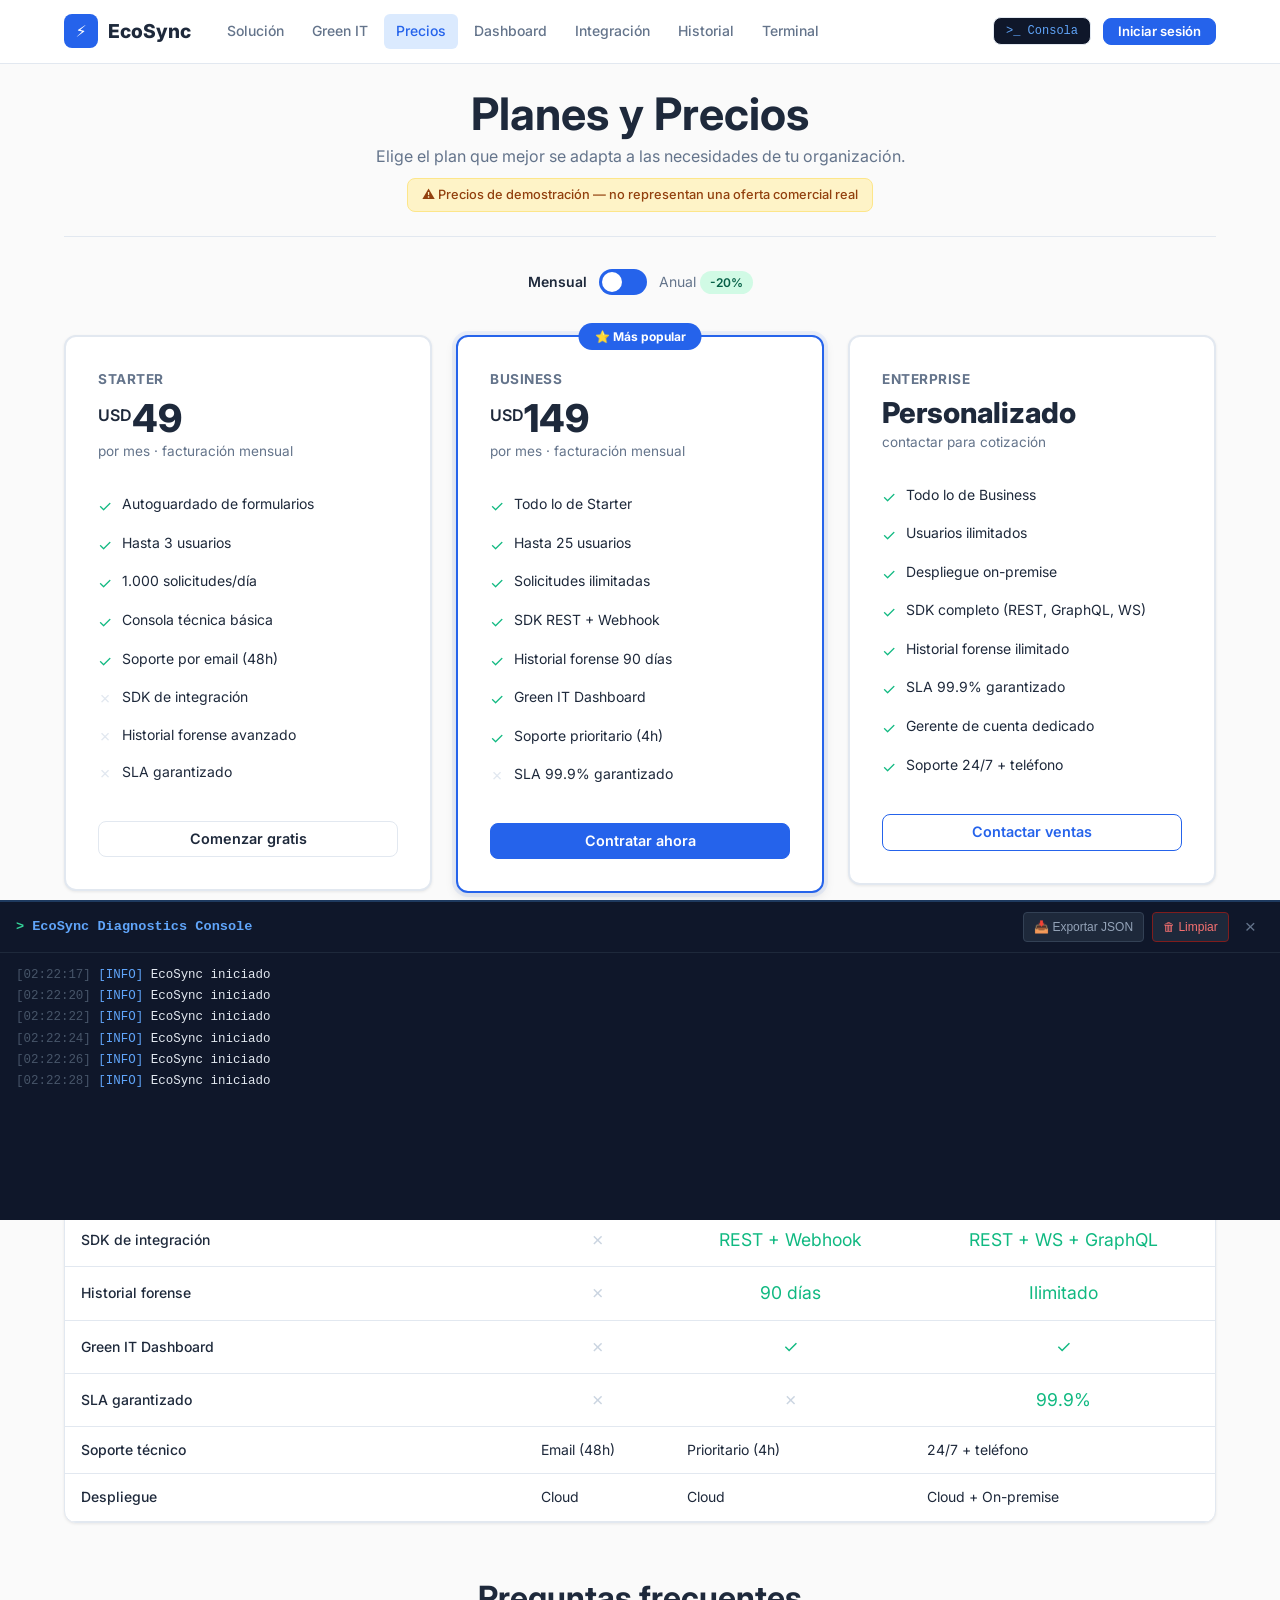
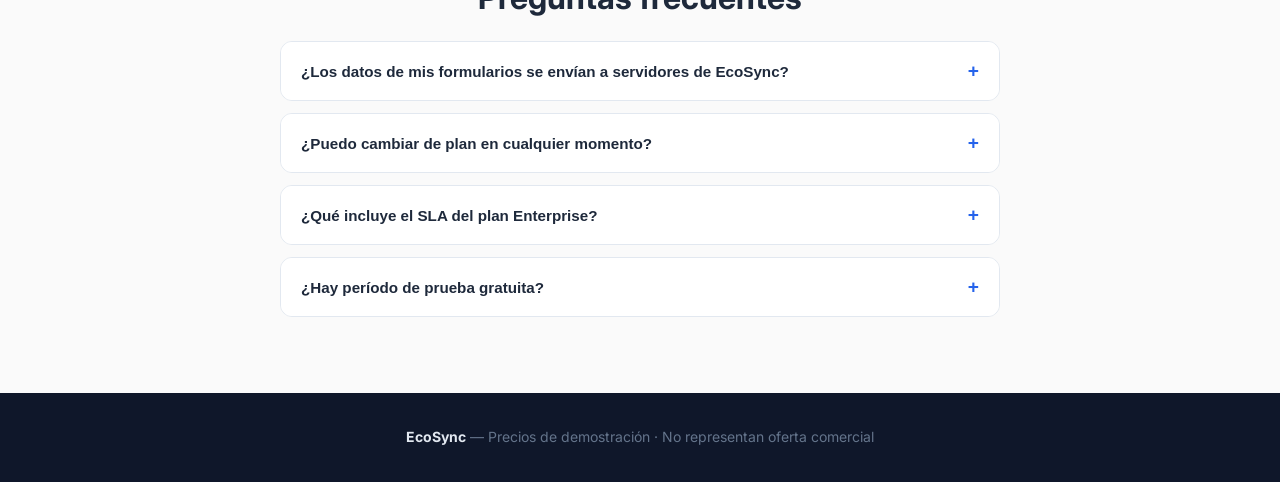
<file: pages/precios.html>
<!DOCTYPE html>
<html lang="es">
<head>
  <meta charset="UTF-8">
  <meta name="viewport" content="width=device-width, initial-scale=1.0">
  <title>Planes y Precios — EcoSync</title>
  <link rel="preconnect" href="https://fonts.googleapis.com">
  <link rel="preconnect" href="https://fonts.gstatic.com" crossorigin>
  <link href="https://fonts.googleapis.com/css2?family=Inter:wght@400;500;600;700;800;900&display=swap" rel="stylesheet">
  <link rel="stylesheet" href="../css/styles.css">
</head>
<body>

<header class="navbar">
  <div class="container">
    <a href="../index.html" class="nav-brand">
      <div class="brand-icon">⚡</div>
      EcoSync
    </a>
    <nav class="nav-menu" id="nav-menu">
      <a href="./solucion.html" class="nav-link">Solución</a>
      <a href="./green-it.html" class="nav-link">Green IT</a>
      <a href="./precios.html" class="nav-link active">Precios</a>
      <a href="./dashboard.html" class="nav-link">Dashboard</a>
      <a href="./integracion.html" class="nav-link">Integración</a>
      <a href="./historial.html" class="nav-link">Historial</a>
      <a href="./terminal.html" class="nav-link">Terminal</a>
    </nav>
    <div class="nav-actions">
      <button class="nav-console-btn" id="btn-toggle-console" title="Ctrl+Shift+D">&gt;_ Consola</button>
      <div id="nav-user-area">
        <button class="btn btn-primary btn-sm" onclick="window.EcoSync.auth.showModal()">Iniciar sesión</button>
      </div>
    </div>
    <button id="nav-toggle" aria-label="Menú">☰</button>
  </div>
</header>

<div id="contingency-banner">⚠️ MODO CONTINGENCIA ACTIVO — Los datos se guardan localmente.</div>

<div id="auth-modal">
  <div class="modal-overlay">
    <div class="modal-box">
      <button class="modal-close">&times;</button>
      <div class="modal-title">Acceso a EcoSync</div>
      <div class="modal-subtitle">Plataforma de resiliencia transaccional B2B</div>
      <div class="auth-tabs">
        <button class="auth-tab active" data-tab="login">Iniciar sesión</button>
        <button class="auth-tab" data-tab="register">Registrarse</button>
      </div>
      <div class="auth-panel active" id="panel-login">
        <div class="demo-users">
          <button class="demo-user-btn" data-login="1"><div class="user-avatar-lg">RS</div><div class="user-info"><strong>Ing. Roberto Silva</strong><small>Administrador</small></div></button>
          <button class="demo-user-btn" data-login="2"><div class="user-avatar-lg" style="background:#10B981;">CS</div><div class="user-info"><strong>Camila Soto</strong><small>Operadora</small></div></button>
        </div>
      </div>
      <div class="auth-panel" id="panel-register">
        <form id="register-form">
          <div class="form-group mb-4"><label for="reg-name">Nombre</label><input type="text" id="reg-name" required></div>
          <div class="form-group mb-4"><label for="reg-email">Email</label><input type="email" id="reg-email" required></div>
          <button type="submit" class="btn btn-primary w-full">Crear cuenta demo</button>
        </form>
      </div>
    </div>
  </div>
</div>

<main>
  <div class="container">
    <div class="page-header" style="text-align: center;">
      <h1>Planes y Precios</h1>
      <p>Elige el plan que mejor se adapta a las necesidades de tu organización.</p>
      <div class="demo-note" style="display: inline-flex; margin-top: 8px;">⚠️ Precios de demostración — no representan una oferta comercial real</div>
    </div>

    <!-- Toggle -->
    <div class="pricing-toggle">
      <span class="text-sm font-600" id="toggle-label-monthly" style="font-weight: 600; color: var(--color-text);">Mensual</span>
      <button class="toggle-switch monthly" id="billing-toggle" onclick="toggleBilling()"></button>
      <span class="text-sm" id="toggle-label-annual" style="color: var(--color-text-muted);">Anual <span class="badge badge-green">-20%</span></span>
    </div>

    <!-- Pricing Cards -->
    <div class="pricing-grid">

      <!-- Starter -->
      <div class="pricing-card">
        <div class="pricing-name">Starter</div>
        <div class="pricing-price"><sup>USD</sup><span id="price-starter">49</span></div>
        <div class="pricing-period">por mes · <span id="period-starter">facturación mensual</span></div>
        <ul class="pricing-features">
          <li><span class="check">✓</span> Autoguardado de formularios</li>
          <li><span class="check">✓</span> Hasta 3 usuarios</li>
          <li><span class="check">✓</span> 1.000 solicitudes/día</li>
          <li><span class="check">✓</span> Consola técnica básica</li>
          <li><span class="check">✓</span> Soporte por email (48h)</li>
          <li><span class="cross">✗</span> SDK de integración</li>
          <li><span class="cross">✗</span> Historial forense avanzado</li>
          <li><span class="cross">✗</span> SLA garantizado</li>
        </ul>
        <button class="btn btn-secondary w-full" onclick="alert('Demo: no hay proceso de pago real.')">Comenzar gratis</button>
      </div>

      <!-- Business (Featured) -->
      <div class="pricing-card featured">
        <div class="pricing-popular">⭐ Más popular</div>
        <div class="pricing-name">Business</div>
        <div class="pricing-price"><sup>USD</sup><span id="price-business">149</span></div>
        <div class="pricing-period">por mes · <span id="period-business">facturación mensual</span></div>
        <ul class="pricing-features">
          <li><span class="check">✓</span> Todo lo de Starter</li>
          <li><span class="check">✓</span> Hasta 25 usuarios</li>
          <li><span class="check">✓</span> Solicitudes ilimitadas</li>
          <li><span class="check">✓</span> SDK REST + Webhook</li>
          <li><span class="check">✓</span> Historial forense 90 días</li>
          <li><span class="check">✓</span> Green IT Dashboard</li>
          <li><span class="check">✓</span> Soporte prioritario (4h)</li>
          <li><span class="cross">✗</span> SLA 99.9% garantizado</li>
        </ul>
        <button class="btn btn-primary w-full" onclick="alert('Demo: no hay proceso de pago real.')">Contratar ahora</button>
      </div>

      <!-- Enterprise -->
      <div class="pricing-card">
        <div class="pricing-name">Enterprise</div>
        <div class="pricing-price" style="font-size: 1.8rem;">Personalizado</div>
        <div class="pricing-period">contactar para cotización</div>
        <ul class="pricing-features">
          <li><span class="check">✓</span> Todo lo de Business</li>
          <li><span class="check">✓</span> Usuarios ilimitados</li>
          <li><span class="check">✓</span> Despliegue on-premise</li>
          <li><span class="check">✓</span> SDK completo (REST, GraphQL, WS)</li>
          <li><span class="check">✓</span> Historial forense ilimitado</li>
          <li><span class="check">✓</span> SLA 99.9% garantizado</li>
          <li><span class="check">✓</span> Gerente de cuenta dedicado</li>
          <li><span class="check">✓</span> Soporte 24/7 + teléfono</li>
        </ul>
        <button class="btn btn-ghost w-full" onclick="alert('Demo: no hay contacto comercial real.')">Contactar ventas</button>
      </div>
    </div>

    <!-- Comparison Table -->
    <h2 style="margin: 56px 0 24px; text-align: center;">Comparativa completa de planes</h2>
    <div class="table-wrapper">
      <table class="comparison-table">
        <thead>
          <tr>
            <th style="width: 40%;">Característica</th>
            <th style="text-align: center;">Starter</th>
            <th style="text-align: center;">Business</th>
            <th style="text-align: center;">Enterprise</th>
          </tr>
        </thead>
        <tbody>
          <tr>
            <td>Autoguardado de formularios</td>
            <td class="check-cell">✓</td>
            <td class="check-cell">✓</td>
            <td class="check-cell">✓</td>
          </tr>
          <tr>
            <td>Consola técnica de diagnóstico</td>
            <td class="check-cell">Básica</td>
            <td class="check-cell">Completa</td>
            <td class="check-cell">Completa</td>
          </tr>
          <tr>
            <td>SDK de integración</td>
            <td class="cross-cell">✗</td>
            <td class="check-cell">REST + Webhook</td>
            <td class="check-cell">REST + WS + GraphQL</td>
          </tr>
          <tr>
            <td>Historial forense</td>
            <td class="cross-cell">✗</td>
            <td class="check-cell">90 días</td>
            <td class="check-cell">Ilimitado</td>
          </tr>
          <tr>
            <td>Green IT Dashboard</td>
            <td class="cross-cell">✗</td>
            <td class="check-cell">✓</td>
            <td class="check-cell">✓</td>
          </tr>
          <tr>
            <td>SLA garantizado</td>
            <td class="cross-cell">✗</td>
            <td class="cross-cell">✗</td>
            <td class="check-cell">99.9%</td>
          </tr>
          <tr>
            <td>Soporte técnico</td>
            <td>Email (48h)</td>
            <td>Prioritario (4h)</td>
            <td>24/7 + teléfono</td>
          </tr>
          <tr>
            <td>Despliegue</td>
            <td>Cloud</td>
            <td>Cloud</td>
            <td>Cloud + On-premise</td>
          </tr>
        </tbody>
      </table>
    </div>

    <!-- FAQ -->
    <h2 style="margin: 56px 0 24px; text-align: center;">Preguntas frecuentes</h2>
    <div class="faq-list">
      <div class="faq-item">
        <button class="faq-question">
          ¿Los datos de mis formularios se envían a servidores de EcoSync?
          <span class="faq-icon">+</span>
        </button>
        <div class="faq-answer">
          No. En esta demo académica, todos los datos se almacenan únicamente en el LocalStorage de tu navegador. En una implementación real, la sincronización con servidor requeriría autenticación TLS 1.3 y tokens de acceso con prefijo <code>ecosync_pub_</code>.
        </div>
      </div>
      <div class="faq-item">
        <button class="faq-question">
          ¿Puedo cambiar de plan en cualquier momento?
          <span class="faq-icon">+</span>
        </button>
        <div class="faq-answer">
          En un sistema de producción real, los planes serían escalables de forma inmediata. Los upgrades se aplican al instante y los downgrades al próximo ciclo de facturación. Esta es una página de demostración sin proceso de pago real.
        </div>
      </div>
      <div class="faq-item">
        <button class="faq-question">
          ¿Qué incluye el SLA del plan Enterprise?
          <span class="faq-icon">+</span>
        </button>
        <div class="faq-answer">
          El SLA Enterprise garantizaría una disponibilidad del 99.9% mensual, con compensación proporcional por períodos de inactividad. Esto incluiría el motor de persistencia, el sistema de sincronización y la API de integración.
        </div>
      </div>
      <div class="faq-item">
        <button class="faq-question">
          ¿Hay período de prueba gratuita?
          <span class="faq-icon">+</span>
        </button>
        <div class="faq-answer">
          Esta demo completa actúa como período de prueba. En un escenario comercial real, todos los planes incluirían 14 días de prueba sin tarjeta de crédito requerida.
        </div>
      </div>
    </div>

  </div>
</main>

<footer>
  <div class="container">
    <p><strong style="color: #E2E8F0;">EcoSync</strong> — Precios de demostración · No representan oferta comercial</p>
  </div>
</footer>

<div id="diagnostics-drawer">
  <div class="console-header">
    <div class="console-title">EcoSync Diagnostics Console</div>
    <div class="console-actions">
      <button class="console-btn" id="btn-export-console">📥 Exportar JSON</button>
      <button class="console-btn danger" id="btn-clear-console">🗑 Limpiar</button>
      <button id="btn-close-console">&times;</button>
    </div>
  </div>
  <div id="console-output"></div>
</div>

<script src="../js/storage.js"></script>
<script src="../js/diagnostics.js"></script>
<script src="../js/main.js"></script>
<script>
  // FAQ Accordion
  document.querySelectorAll('.faq-question').forEach(btn => {
    btn.addEventListener('click', () => {
      btn.closest('.faq-item').classList.toggle('open');
    });
  });

  // Billing toggle
  let isAnnual = false;
  function toggleBilling() {
    isAnnual = !isAnnual;
    const btn = document.getElementById('billing-toggle');
    btn.classList.toggle('monthly', !isAnnual);

    const prices = { starter: isAnnual ? 39 : 49, business: isAnnual ? 119 : 149 };
    document.getElementById('price-starter').textContent = prices.starter;
    document.getElementById('price-business').textContent = prices.business;

    const period = isAnnual ? 'facturación anual' : 'facturación mensual';
    document.getElementById('period-starter').textContent = period;
    document.getElementById('period-business').textContent = period;

    document.getElementById('toggle-label-monthly').style.color = isAnnual ? 'var(--color-text-muted)' : 'var(--color-text)';
    document.getElementById('toggle-label-annual').style.color = isAnnual ? 'var(--color-text)' : 'var(--color-text-muted)';
  }
</script>
</body>
</html>
</file>
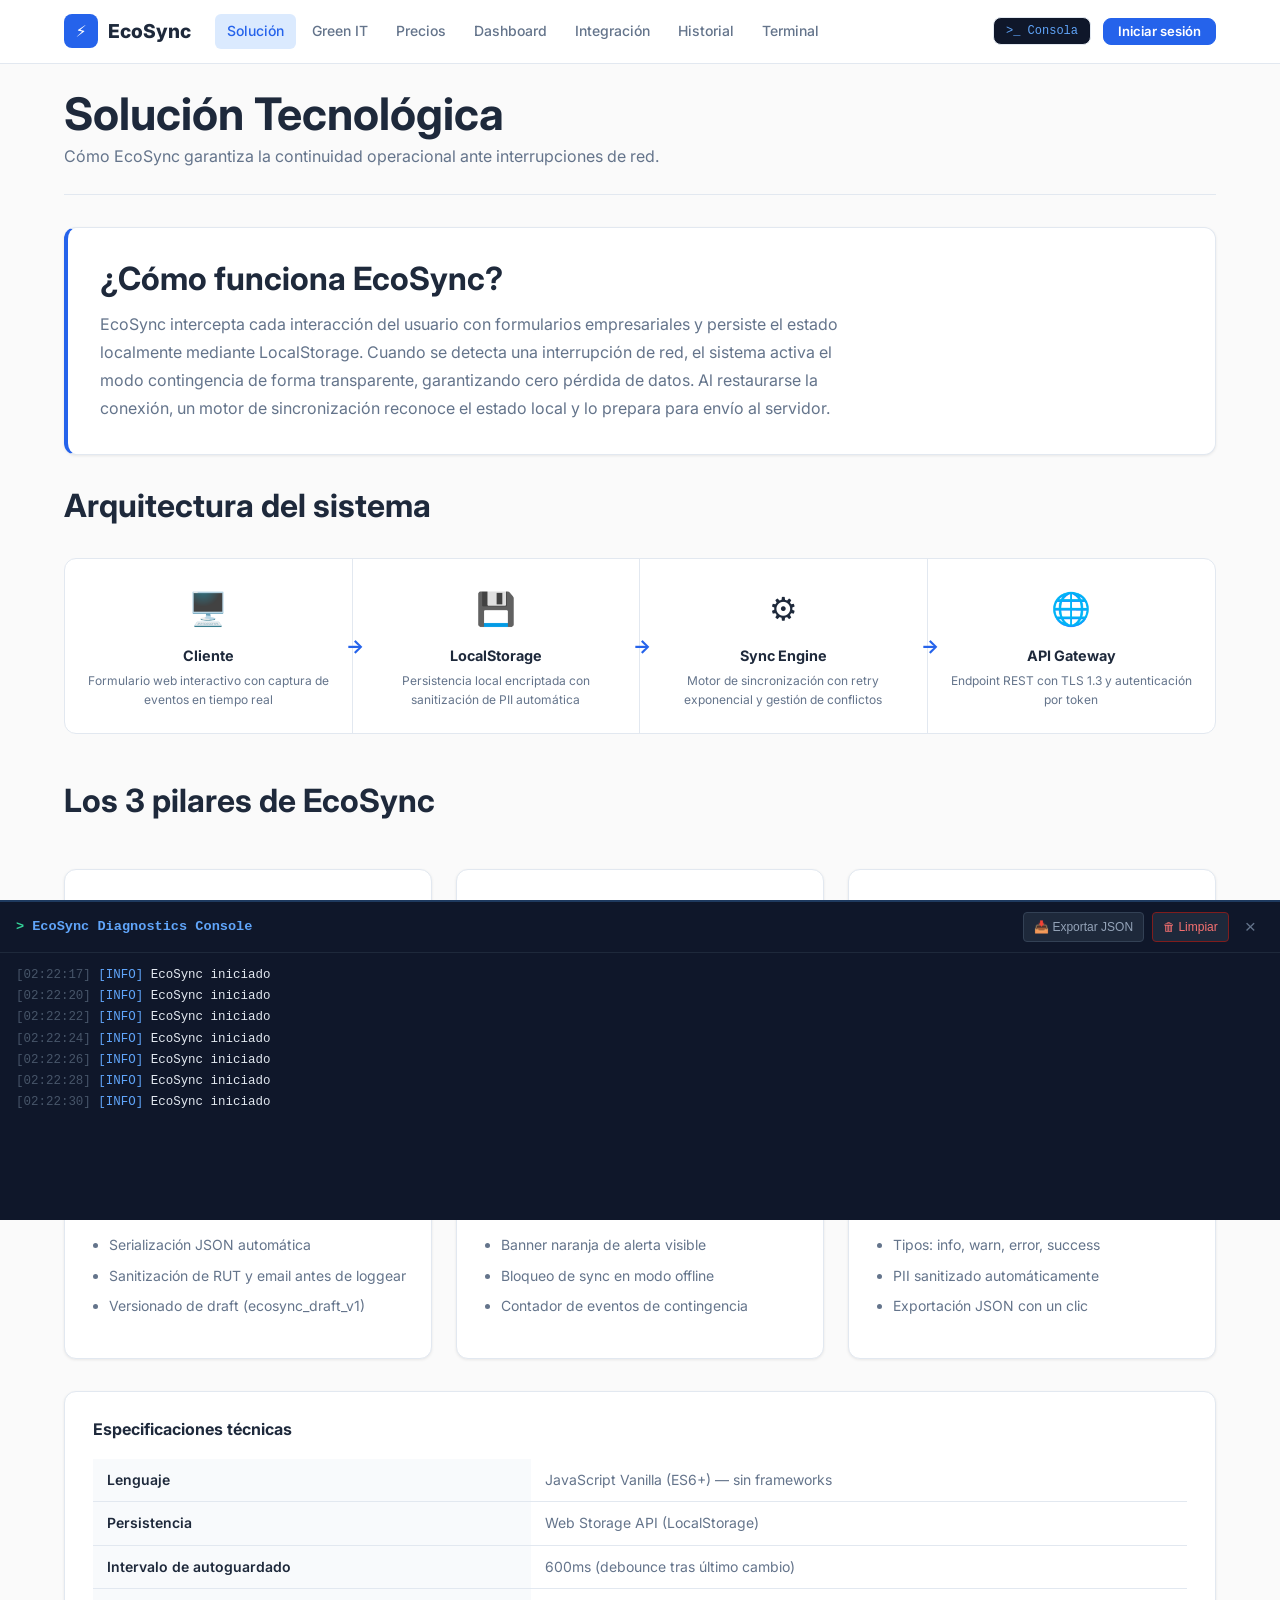
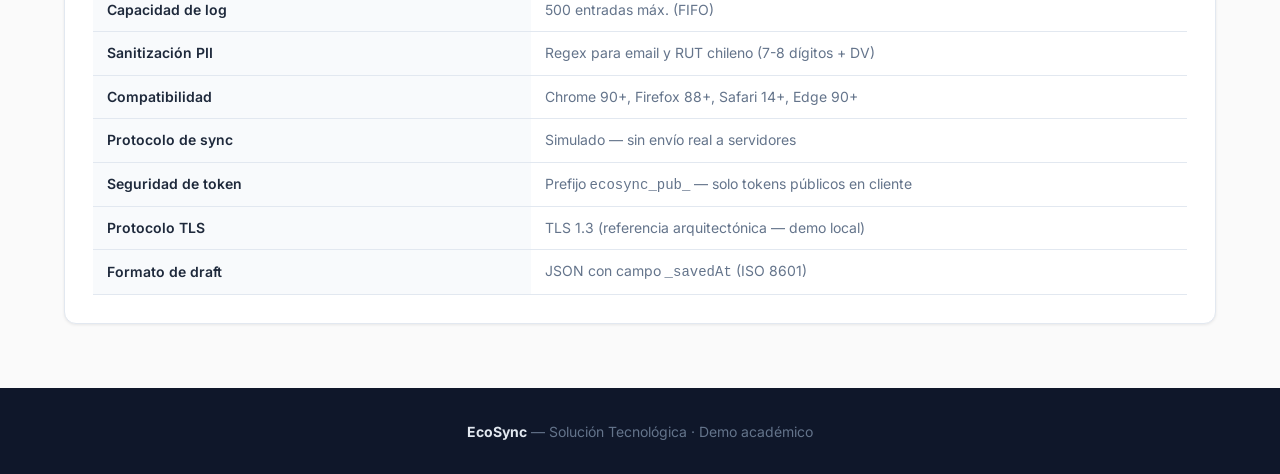
<file: pages/solucion.html>
<!DOCTYPE html>
<html lang="es">
<head>
  <meta charset="UTF-8">
  <meta name="viewport" content="width=device-width, initial-scale=1.0">
  <title>Solución Tecnológica — EcoSync</title>
  <link rel="preconnect" href="https://fonts.googleapis.com">
  <link rel="preconnect" href="https://fonts.gstatic.com" crossorigin>
  <link href="https://fonts.googleapis.com/css2?family=Inter:wght@400;500;600;700;800;900&display=swap" rel="stylesheet">
  <link rel="stylesheet" href="../css/styles.css">
</head>
<body>

<header class="navbar">
  <div class="container">
    <a href="../index.html" class="nav-brand">
      <div class="brand-icon">⚡</div>
      EcoSync
    </a>
    <nav class="nav-menu" id="nav-menu">
      <a href="./solucion.html" class="nav-link active">Solución</a>
      <a href="./green-it.html" class="nav-link">Green IT</a>
      <a href="./precios.html" class="nav-link">Precios</a>
      <a href="./dashboard.html" class="nav-link">Dashboard</a>
      <a href="./integracion.html" class="nav-link">Integración</a>
      <a href="./historial.html" class="nav-link">Historial</a>
      <a href="./terminal.html" class="nav-link">Terminal</a>
    </nav>
    <div class="nav-actions">
      <button class="nav-console-btn" id="btn-toggle-console" title="Ctrl+Shift+D">&gt;_ Consola</button>
      <div id="nav-user-area">
        <button class="btn btn-primary btn-sm" onclick="window.EcoSync.auth.showModal()">Iniciar sesión</button>
      </div>
    </div>
    <button id="nav-toggle" aria-label="Menú">☰</button>
  </div>
</header>

<div id="contingency-banner">⚠️ MODO CONTINGENCIA ACTIVO — Los datos se guardan localmente.</div>

<div id="auth-modal">
  <div class="modal-overlay">
    <div class="modal-box">
      <button class="modal-close">&times;</button>
      <div class="modal-title">Acceso a EcoSync</div>
      <div class="modal-subtitle">Plataforma de resiliencia transaccional B2B</div>
      <div class="auth-tabs">
        <button class="auth-tab active" data-tab="login">Iniciar sesión</button>
        <button class="auth-tab" data-tab="register">Registrarse</button>
      </div>
      <div class="auth-panel active" id="panel-login">
        <div class="demo-users">
          <button class="demo-user-btn" data-login="1"><div class="user-avatar-lg">RS</div><div class="user-info"><strong>Ing. Roberto Silva</strong><small>Administrador</small></div></button>
          <button class="demo-user-btn" data-login="2"><div class="user-avatar-lg" style="background:#10B981;">CS</div><div class="user-info"><strong>Camila Soto</strong><small>Operadora</small></div></button>
        </div>
      </div>
      <div class="auth-panel" id="panel-register">
        <form id="register-form">
          <div class="form-group mb-4"><label for="reg-name">Nombre</label><input type="text" id="reg-name" required></div>
          <div class="form-group mb-4"><label for="reg-email">Email</label><input type="email" id="reg-email" required></div>
          <button type="submit" class="btn btn-primary w-full">Crear cuenta demo</button>
        </form>
      </div>
    </div>
  </div>
</div>

<main>
  <div class="container">
    <div class="page-header">
      <h1>Solución Tecnológica</h1>
      <p>Cómo EcoSync garantiza la continuidad operacional ante interrupciones de red.</p>
    </div>

    <!-- Hero description -->
    <div class="card mb-8" style="border-left: 4px solid var(--color-primary); padding: 32px;">
      <h2 style="margin-bottom: 12px;">¿Cómo funciona EcoSync?</h2>
      <p style="font-size: 1rem; max-width: 760px;">EcoSync intercepta cada interacción del usuario con formularios empresariales y persiste el estado localmente mediante LocalStorage. Cuando se detecta una interrupción de red, el sistema activa el modo contingencia de forma transparente, garantizando cero pérdida de datos. Al restaurarse la conexión, un motor de sincronización reconoce el estado local y lo prepara para envío al servidor.</p>
    </div>

    <!-- Architecture Diagram -->
    <h2 style="margin-bottom: 16px;">Arquitectura del sistema</h2>
    <div class="arch-diagram">
      <div class="arch-layer">
        <div class="arch-icon">🖥️</div>
        <div class="arch-label">Cliente</div>
        <div class="arch-sub">Formulario web interactivo con captura de eventos en tiempo real</div>
      </div>
      <div class="arch-layer">
        <div class="arch-icon">💾</div>
        <div class="arch-label">LocalStorage</div>
        <div class="arch-sub">Persistencia local encriptada con sanitización de PII automática</div>
      </div>
      <div class="arch-layer">
        <div class="arch-icon">⚙️</div>
        <div class="arch-label">Sync Engine</div>
        <div class="arch-sub">Motor de sincronización con retry exponencial y gestión de conflictos</div>
      </div>
      <div class="arch-layer">
        <div class="arch-icon">🌐</div>
        <div class="arch-label">API Gateway</div>
        <div class="arch-sub">Endpoint REST con TLS 1.3 y autenticación por token</div>
      </div>
    </div>

    <!-- Pillars -->
    <h2 style="margin: 48px 0 8px;">Los 3 pilares de EcoSync</h2>
    <div class="pillars-grid">
      <div class="pillar-card">
        <div class="pillar-number">01</div>
        <div class="card-icon blue" style="margin-bottom: 12px;">💾</div>
        <h3>Auto-persistencia local</h3>
        <p>Cada campo del formulario es monitorizado. Los cambios se escriben en LocalStorage cada 600ms con un sistema de debounce optimizado. La estructura del draft incluye metadatos de timestamp para auditoría.</p>
        <ul style="margin-top: 16px; padding-left: 20px; list-style: disc;" class="text-sm">
          <li style="margin-bottom: 8px; color: var(--color-text-muted);">Serialización JSON automática</li>
          <li style="margin-bottom: 8px; color: var(--color-text-muted);">Sanitización de RUT y email antes de loggear</li>
          <li style="margin-bottom: 8px; color: var(--color-text-muted);">Versionado de draft (ecosync_draft_v1)</li>
        </ul>
      </div>
      <div class="pillar-card">
        <div class="pillar-number">02</div>
        <div class="card-icon orange" style="margin-bottom: 12px;">🔄</div>
        <h3>Resiliencia de red</h3>
        <p>El motor de detección de contingencias monitoriza el estado de la conexión. Al detectar una caída, activa el banner de contingencia y bloquea los intentos de sincronización hasta que se restaure la conectividad.</p>
        <ul style="margin-top: 16px; padding-left: 20px; list-style: disc;" class="text-sm">
          <li style="margin-bottom: 8px; color: var(--color-text-muted);">Banner naranja de alerta visible</li>
          <li style="margin-bottom: 8px; color: var(--color-text-muted);">Bloqueo de sync en modo offline</li>
          <li style="margin-bottom: 8px; color: var(--color-text-muted);">Contador de eventos de contingencia</li>
        </ul>
      </div>
      <div class="pillar-card">
        <div class="pillar-number">03</div>
        <div class="card-icon purple" style="margin-bottom: 12px;">🔍</div>
        <h3>Trazabilidad forense</h3>
        <p>La consola técnica registra cada evento del sistema con timestamp, tipo y descripción. Los logs se persisten en LocalStorage (máx. 500 entradas) y pueden exportarse en formato JSON para auditorías.</p>
        <ul style="margin-top: 16px; padding-left: 20px; list-style: disc;" class="text-sm">
          <li style="margin-bottom: 8px; color: var(--color-text-muted);">Tipos: info, warn, error, success</li>
          <li style="margin-bottom: 8px; color: var(--color-text-muted);">PII sanitizado automáticamente</li>
          <li style="margin-bottom: 8px; color: var(--color-text-muted);">Exportación JSON con un clic</li>
        </ul>
      </div>
    </div>

    <!-- Tech Specs -->
    <div class="card mt-8">
      <h3 style="margin-bottom: 20px;">Especificaciones técnicas</h3>
      <table class="specs-table">
        <tbody>
          <tr><td>Lenguaje</td><td>JavaScript Vanilla (ES6+) — sin frameworks</td></tr>
          <tr><td>Persistencia</td><td>Web Storage API (LocalStorage)</td></tr>
          <tr><td>Intervalo de autoguardado</td><td>600ms (debounce tras último cambio)</td></tr>
          <tr><td>Capacidad de log</td><td>500 entradas máx. (FIFO)</td></tr>
          <tr><td>Sanitización PII</td><td>Regex para email y RUT chileno (7-8 dígitos + DV)</td></tr>
          <tr><td>Compatibilidad</td><td>Chrome 90+, Firefox 88+, Safari 14+, Edge 90+</td></tr>
          <tr><td>Protocolo de sync</td><td>Simulado — sin envío real a servidores</td></tr>
          <tr><td>Seguridad de token</td><td>Prefijo <code>ecosync_pub_</code> — solo tokens públicos en cliente</td></tr>
          <tr><td>Protocolo TLS</td><td>TLS 1.3 (referencia arquitectónica — demo local)</td></tr>
          <tr><td>Formato de draft</td><td>JSON con campo <code>_savedAt</code> (ISO 8601)</td></tr>
        </tbody>
      </table>
    </div>

  </div>
</main>

<footer>
  <div class="container">
    <p><strong style="color: #E2E8F0;">EcoSync</strong> — Solución Tecnológica · Demo académico</p>
  </div>
</footer>

<div id="diagnostics-drawer">
  <div class="console-header">
    <div class="console-title">EcoSync Diagnostics Console</div>
    <div class="console-actions">
      <button class="console-btn" id="btn-export-console">📥 Exportar JSON</button>
      <button class="console-btn danger" id="btn-clear-console">🗑 Limpiar</button>
      <button id="btn-close-console">&times;</button>
    </div>
  </div>
  <div id="console-output"></div>
</div>

<script src="../js/storage.js"></script>
<script src="../js/diagnostics.js"></script>
<script src="../js/main.js"></script>
</body>
</html>
</file>
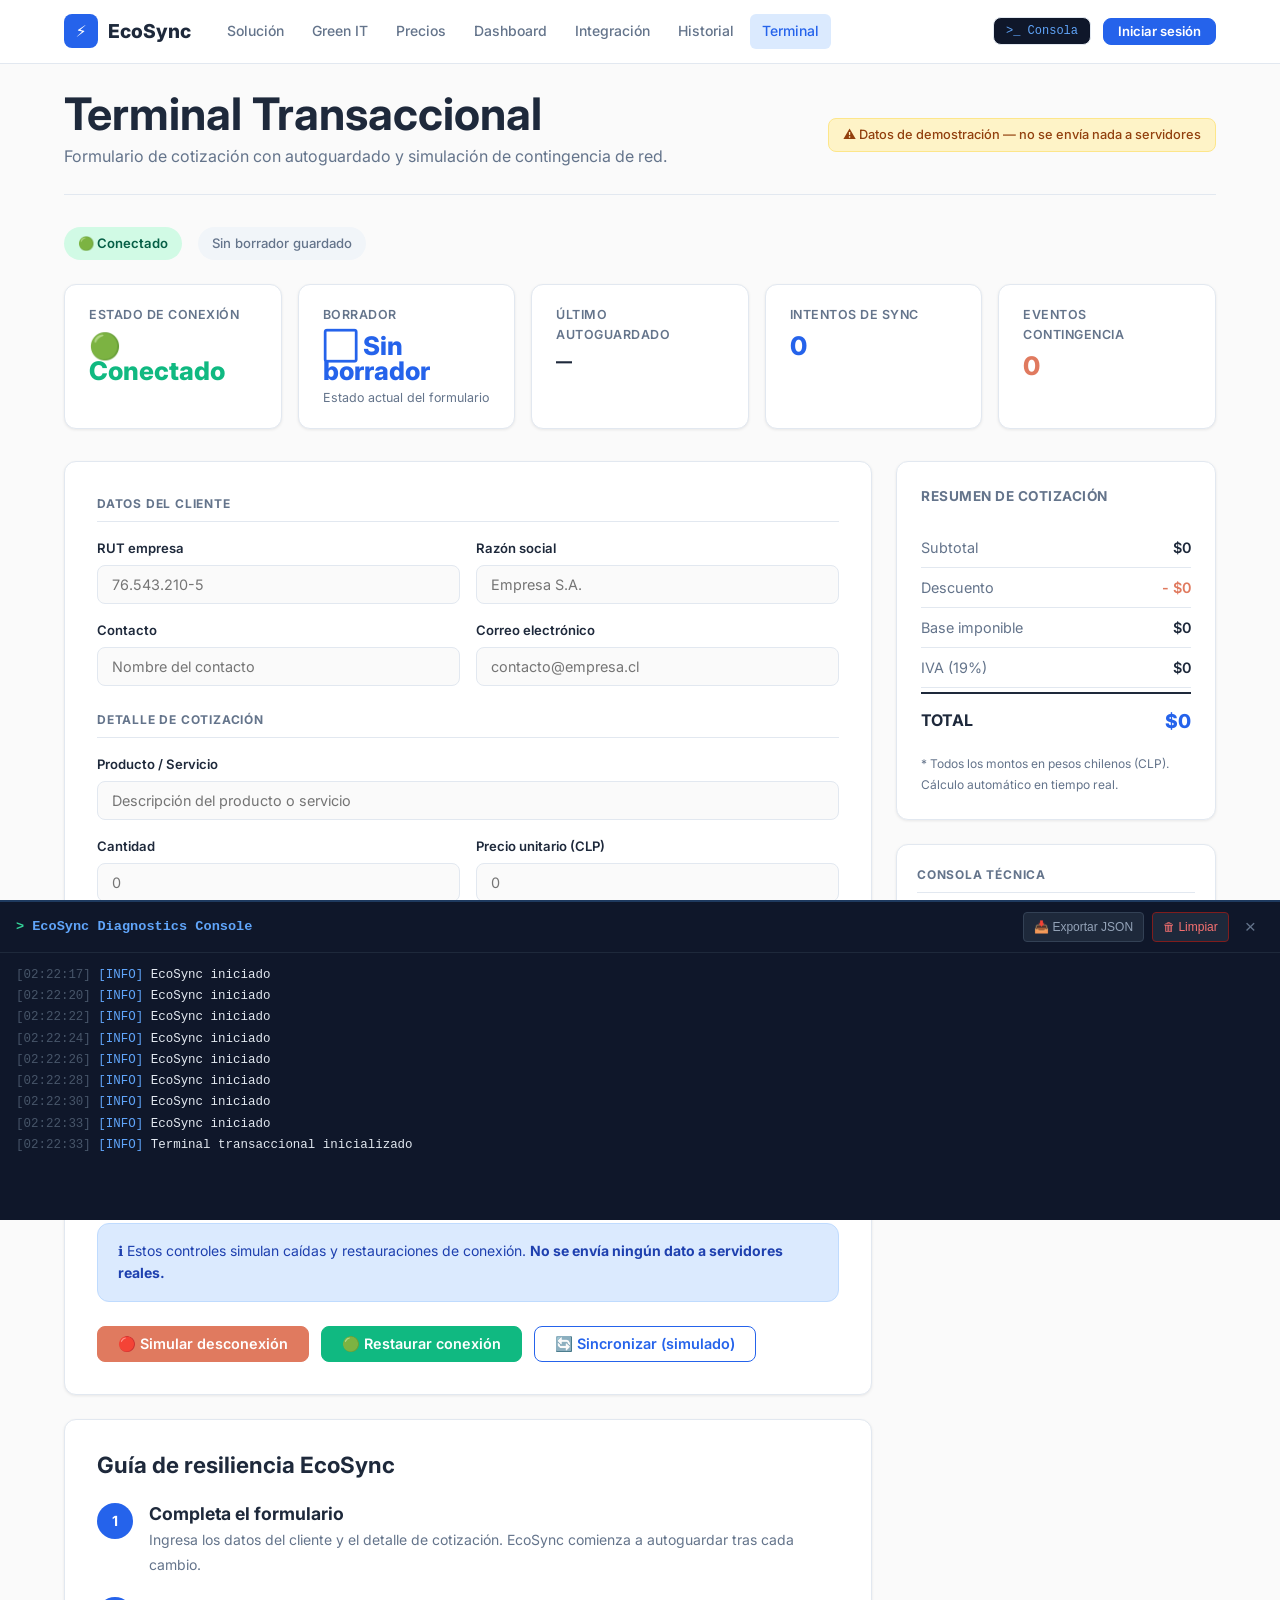
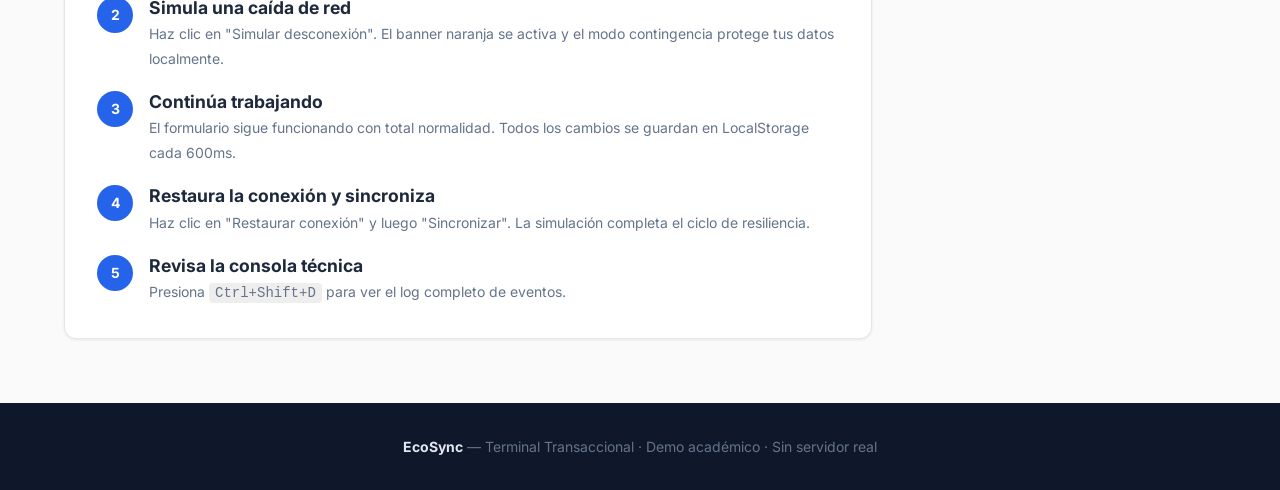
<file: pages/terminal.html>
<!DOCTYPE html>
<html lang="es">
<head>
  <meta charset="UTF-8">
  <meta name="viewport" content="width=device-width, initial-scale=1.0">
  <title>Terminal Transaccional — EcoSync</title>
  <link rel="preconnect" href="https://fonts.googleapis.com">
  <link rel="preconnect" href="https://fonts.gstatic.com" crossorigin>
  <link href="https://fonts.googleapis.com/css2?family=Inter:wght@400;500;600;700;800;900&display=swap" rel="stylesheet">
  <link rel="stylesheet" href="../css/styles.css">
</head>
<body>

<!-- ═══ NAVBAR ═══════════════════════════════════════════════════════════ -->
<header class="navbar">
  <div class="container">
    <a href="../index.html" class="nav-brand">
      <div class="brand-icon">⚡</div>
      EcoSync
    </a>
    <nav class="nav-menu" id="nav-menu">
      <a href="./solucion.html" class="nav-link">Solución</a>
      <a href="./green-it.html" class="nav-link">Green IT</a>
      <a href="./precios.html" class="nav-link">Precios</a>
      <a href="./dashboard.html" class="nav-link">Dashboard</a>
      <a href="./integracion.html" class="nav-link">Integración</a>
      <a href="./historial.html" class="nav-link">Historial</a>
      <a href="./terminal.html" class="nav-link active">Terminal</a>
    </nav>
    <div class="nav-actions">
      <button class="nav-console-btn" id="btn-toggle-console" title="Ctrl+Shift+D">
        &gt;_ Consola
      </button>
      <div id="nav-user-area">
        <button class="btn btn-primary btn-sm" onclick="window.EcoSync.auth.showModal()">Iniciar sesión</button>
      </div>
    </div>
    <button id="nav-toggle" aria-label="Menú">☰</button>
  </div>
</header>

<!-- ═══ CONTINGENCY BANNER ═══════════════════════════════════════════════ -->
<div id="contingency-banner">
  ⚠️ MODO CONTINGENCIA ACTIVO — Los datos se guardan localmente. Sin conexión al servidor.
</div>

<!-- ═══ AUTH MODAL ════════════════════════════════════════════════════════ -->
<div id="auth-modal">
  <div class="modal-overlay">
    <div class="modal-box">
      <button class="modal-close" aria-label="Cerrar">&times;</button>
      <div class="modal-title">Acceso a EcoSync</div>
      <div class="modal-subtitle">Plataforma de resiliencia transaccional B2B</div>
      <div class="auth-tabs">
        <button class="auth-tab active" data-tab="login">Iniciar sesión</button>
        <button class="auth-tab" data-tab="register">Registrarse</button>
      </div>
      <div class="auth-panel active" id="panel-login">
        <p class="text-sm text-muted mb-4">Selecciona un usuario de demostración:</p>
        <div class="demo-users">
          <button class="demo-user-btn" data-login="1">
            <div class="user-avatar-lg">RS</div>
            <div class="user-info">
              <strong>Ing. Roberto Silva</strong>
              <small>Administrador del sistema</small>
            </div>
          </button>
          <button class="demo-user-btn" data-login="2">
            <div class="user-avatar-lg" style="background:#10B981;">CS</div>
            <div class="user-info">
              <strong>Camila Soto</strong>
              <small>Operadora transaccional</small>
            </div>
          </button>
        </div>
        <div class="info-box mt-6">
          🔒 Demo de autenticación — no se envían credenciales reales.
        </div>
      </div>
      <div class="auth-panel" id="panel-register">
        <form id="register-form">
          <div class="form-group mb-4">
            <label for="reg-name">Nombre completo</label>
            <input type="text" id="reg-name" placeholder="Tu nombre" required>
          </div>
          <div class="form-group mb-4">
            <label for="reg-email">Correo empresarial</label>
            <input type="email" id="reg-email" placeholder="tu@empresa.cl" required>
          </div>
          <button type="submit" class="btn btn-primary w-full">Crear cuenta demo</button>
        </form>
      </div>
    </div>
  </div>
</div>

<!-- ═══ MAIN CONTENT ══════════════════════════════════════════════════════ -->
<main>
  <div class="container">

    <!-- Page header -->
    <div class="page-header">
      <div class="flex items-center gap-4" style="flex-wrap: wrap;">
        <div>
          <h1>Terminal Transaccional</h1>
          <p>Formulario de cotización con autoguardado y simulación de contingencia de red.</p>
        </div>
        <div class="demo-note" style="margin-left: auto;">⚠️ Datos de demostración — no se envía nada a servidores</div>
      </div>
    </div>

    <!-- Status bar -->
    <div class="status-bar">
      <div id="connection-status">
        <span id="connection-label">🟢 Conectado</span>
      </div>
      <div id="autosave-status" class="autosave-status">Sin borrador guardado</div>
    </div>

    <!-- KPI Row -->
    <div class="kpi-row">
      <div class="kpi-card">
        <div class="kpi-label">Estado de conexión</div>
        <div class="kpi-value green" id="dashboard-connection">🟢 Conectado</div>
      </div>
      <div class="kpi-card">
        <div class="kpi-label">Borrador</div>
        <div class="kpi-value blue" id="dashboard-form-status">⬜ Sin borrador</div>
        <div class="kpi-sub">Estado actual del formulario</div>
      </div>
      <div class="kpi-card">
        <div class="kpi-label">Último autoguardado</div>
        <div class="kpi-value" id="dashboard-last-save" style="font-size: 1rem;">—</div>
      </div>
      <div class="kpi-card">
        <div class="kpi-label">Intentos de sync</div>
        <div class="kpi-value blue" id="dashboard-sync-attempts">0</div>
      </div>
      <div class="kpi-card">
        <div class="kpi-label">Eventos contingencia</div>
        <div class="kpi-value orange" id="dashboard-contingency-events">0</div>
      </div>
    </div>

    <!-- Main layout: form + calc -->
    <div class="terminal-layout">

      <!-- LEFT: Form -->
      <div>
        <div class="form-card">
          <div class="form-section-title">Datos del cliente</div>
          <div class="form-grid">
            <div class="form-group">
              <label for="rut">RUT empresa</label>
              <input type="text" id="rut" placeholder="76.543.210-5">
            </div>
            <div class="form-group">
              <label for="razon-social">Razón social</label>
              <input type="text" id="razon-social" placeholder="Empresa S.A.">
            </div>
            <div class="form-group">
              <label for="contacto">Contacto</label>
              <input type="text" id="contacto" placeholder="Nombre del contacto">
            </div>
            <div class="form-group">
              <label for="email">Correo electrónico</label>
              <input type="email" id="email" placeholder="contacto@empresa.cl">
            </div>
          </div>

          <div class="form-section-title">Detalle de cotización</div>
          <div class="form-grid">
            <div class="form-group span-2">
              <label for="producto">Producto / Servicio</label>
              <input type="text" id="producto" placeholder="Descripción del producto o servicio">
            </div>
            <div class="form-group">
              <label for="cantidad">Cantidad</label>
              <input type="number" id="cantidad" placeholder="0" min="0">
            </div>
            <div class="form-group">
              <label for="precio-unitario">Precio unitario (CLP)</label>
              <input type="number" id="precio-unitario" placeholder="0" min="0">
            </div>
            <div class="form-group">
              <label for="descuento">Descuento (%)</label>
              <input type="number" id="descuento" placeholder="0" min="0" max="100">
            </div>
          </div>

          <!-- Actions -->
          <div class="form-section-title">Acciones del borrador</div>
          <div class="form-actions">
            <button class="btn btn-primary" id="btn-save-draft">💾 Guardar borrador</button>
            <button class="btn btn-secondary" id="btn-recover-draft">📂 Recuperar</button>
            <button class="btn btn-danger" id="btn-clear-form">🗑 Limpiar</button>
          </div>
        </div>

        <!-- Simulation controls -->
        <div class="form-card mt-6">
          <div class="form-section-title">Simulación de red</div>
          <div class="info-box">
            ℹ️ Estos controles simulan caídas y restauraciones de conexión. <strong>No se envía ningún dato a servidores reales.</strong>
          </div>
          <div class="form-actions">
            <button class="btn btn-orange" id="btn-simulate-offline">🔴 Simular desconexión</button>
            <button class="btn btn-green" id="btn-restore-connection">🟢 Restaurar conexión</button>
            <button class="btn btn-ghost" id="btn-sync">🔄 Sincronizar (simulado)</button>
          </div>
        </div>

        <!-- Resilience Guide -->
        <div class="form-card mt-6">
          <h3 style="margin-bottom: 24px;">Guía de resiliencia EcoSync</h3>
          <div class="steps-list">
            <div class="step-item">
              <div class="step-number">1</div>
              <div class="step-content">
                <h4>Completa el formulario</h4>
                <p>Ingresa los datos del cliente y el detalle de cotización. EcoSync comienza a autoguardar tras cada cambio.</p>
              </div>
            </div>
            <div class="step-item">
              <div class="step-number">2</div>
              <div class="step-content">
                <h4>Simula una caída de red</h4>
                <p>Haz clic en "Simular desconexión". El banner naranja se activa y el modo contingencia protege tus datos localmente.</p>
              </div>
            </div>
            <div class="step-item">
              <div class="step-number">3</div>
              <div class="step-content">
                <h4>Continúa trabajando</h4>
                <p>El formulario sigue funcionando con total normalidad. Todos los cambios se guardan en LocalStorage cada 600ms.</p>
              </div>
            </div>
            <div class="step-item">
              <div class="step-number">4</div>
              <div class="step-content">
                <h4>Restaura la conexión y sincroniza</h4>
                <p>Haz clic en "Restaurar conexión" y luego "Sincronizar". La simulación completa el ciclo de resiliencia.</p>
              </div>
            </div>
            <div class="step-item">
              <div class="step-number">5</div>
              <div class="step-content">
                <h4>Revisa la consola técnica</h4>
                <p>Presiona <kbd style="background:#EEE; padding: 2px 6px; border-radius: 4px; font-family: monospace;">Ctrl+Shift+D</kbd> para ver el log completo de eventos.</p>
              </div>
            </div>
          </div>
        </div>
      </div>

      <!-- RIGHT: Calculation Summary -->
      <div>
        <div class="calc-card">
          <div class="calc-title">Resumen de cotización</div>
          <div class="calc-row">
            <span class="label">Subtotal</span>
            <span class="value" id="calc-subtotal">$0</span>
          </div>
          <div class="calc-row">
            <span class="label">Descuento</span>
            <span class="value" style="color: var(--color-orange);" id="calc-descuento">- $0</span>
          </div>
          <div class="calc-row">
            <span class="label">Base imponible</span>
            <span class="value" id="calc-base">$0</span>
          </div>
          <div class="calc-row">
            <span class="label">IVA (19%)</span>
            <span class="value" id="calc-iva">$0</span>
          </div>
          <div class="calc-total-row">
            <span class="label">TOTAL</span>
            <span class="value" id="calc-total">$0</span>
          </div>
          <p class="text-xs text-muted mt-4">* Todos los montos en pesos chilenos (CLP). Cálculo automático en tiempo real.</p>
        </div>

        <!-- Mini diagnostics info -->
        <div class="form-card mt-6" style="padding: 20px;">
          <div class="form-section-title">Consola técnica</div>
          <p class="text-sm" style="margin-bottom: 12px;">Abre la consola de diagnóstico para ver el log completo de eventos.</p>
          <button class="btn btn-secondary w-full" id="btn-toggle-console-2" onclick="window.EcoSync.logger.toggle()">
            &gt;_ Abrir consola (Ctrl+Shift+D)
          </button>
        </div>
      </div>
    </div>

  </div>
</main>

<!-- ═══ FOOTER ═══════════════════════════════════════════════════════════ -->
<footer>
  <div class="container">
    <p><strong style="color: #E2E8F0;">EcoSync</strong> — Terminal Transaccional · Demo académico · Sin servidor real</p>
  </div>
</footer>

<!-- ═══ DIAGNOSTICS DRAWER ═══════════════════════════════════════════════ -->
<div id="diagnostics-drawer">
  <div class="console-header">
    <div class="console-title">EcoSync Diagnostics Console</div>
    <div class="console-actions">
      <button class="console-btn" id="btn-export-console">📥 Exportar JSON</button>
      <button class="console-btn danger" id="btn-clear-console">🗑 Limpiar</button>
      <button id="btn-close-console" title="Cerrar">&times;</button>
    </div>
  </div>
  <div id="console-output"></div>
</div>

<script src="../js/storage.js"></script>
<script src="../js/diagnostics.js"></script>
<script src="../js/terminal.js"></script>
<script src="../js/main.js"></script>
</body>
</html>
</file>
<file: css/styles.css>
/* css/styles.css — EcoSync Unified Stylesheet */

/* ═══════════════════════════════════════════════════════════
   1. CSS CUSTOM PROPERTIES / VARIABLES
═══════════════════════════════════════════════════════════ */
:root {
  --color-bg:           #FAFAFA;
  --color-card:         #FFFFFF;
  --color-primary:      #2563EB;
  --color-primary-dark: #1D4ED8;
  --color-primary-light:#DBEAFE;
  --color-orange:       #E07A5F;
  --color-orange-light: #FDE8E2;
  --color-green:        #10B981;
  --color-green-light:  #D1FAE5;
  --color-text:         #1E293B;
  --color-text-muted:   #64748B;
  --color-border:       #E2E8F0;
  --color-console:      #0F172A;
  --color-console-text: #E2E8F0;
  --color-danger:       #EF4444;
  --color-warning:      #F59E0B;
  --color-info:         #3B82F6;

  --radius-card:  12px;
  --radius-input: 8px;
  --radius-btn:   8px;

  --shadow-sm:  0 1px 3px rgba(0,0,0,0.08);
  --shadow-md:  0 4px 12px rgba(0,0,0,0.1);
  --shadow-lg:  0 8px 24px rgba(0,0,0,0.12);

  --font-main: 'Inter', system-ui, -apple-system, sans-serif;

  --header-h: 64px;
  --container-w: 1200px;
  --sidebar-w: 280px;

  --transition: 0.2s ease;
}

/* ═══════════════════════════════════════════════════════════
   2. GLOBAL RESET & BASE
═══════════════════════════════════════════════════════════ */
*, *::before, *::after {
  box-sizing: border-box;
  margin: 0;
  padding: 0;
}

html {
  font-size: 16px;
  scroll-behavior: smooth;
}

body {
  font-family: var(--font-main);
  background-color: var(--color-bg);
  color: var(--color-text);
  line-height: 1.6;
  min-height: 100vh;
  display: flex;
  flex-direction: column;
}

img, svg {
  max-width: 100%;
  height: auto;
  display: block;
}

a {
  color: var(--color-primary);
  text-decoration: none;
}

a:hover {
  text-decoration: underline;
}

ul, ol {
  list-style: none;
}

/* ═══════════════════════════════════════════════════════════
   3. TYPOGRAPHY
═══════════════════════════════════════════════════════════ */
h1, h2, h3, h4, h5, h6 {
  font-weight: 700;
  line-height: 1.2;
  color: var(--color-text);
}

h1 { font-size: clamp(1.8rem, 4vw, 2.8rem); }
h2 { font-size: clamp(1.4rem, 3vw, 2rem); }
h3 { font-size: clamp(1.1rem, 2vw, 1.4rem); }
h4 { font-size: 1.1rem; }

p {
  color: var(--color-text-muted);
  line-height: 1.75;
}

.text-primary  { color: var(--color-primary); }
.text-green    { color: var(--color-green); }
.text-orange   { color: var(--color-orange); }
.text-muted    { color: var(--color-text-muted); }
.text-sm       { font-size: 0.875rem; }
.text-xs       { font-size: 0.75rem; }
.text-center   { text-align: center; }
.font-mono     { font-family: 'Courier New', monospace; }

.badge {
  display: inline-flex;
  align-items: center;
  padding: 2px 10px;
  border-radius: 999px;
  font-size: 0.75rem;
  font-weight: 600;
}
.badge-blue   { background: var(--color-primary-light); color: var(--color-primary); }
.badge-green  { background: var(--color-green-light); color: #065F46; }
.badge-orange { background: var(--color-orange-light); color: #9A3B2A; }
.badge-gray   { background: #F1F5F9; color: var(--color-text-muted); }

/* ═══════════════════════════════════════════════════════════
   4. LAYOUT
═══════════════════════════════════════════════════════════ */
.container {
  width: 100%;
  max-width: var(--container-w);
  margin: 0 auto;
  padding: 0 24px;
}

main {
  flex: 1;
  padding-top: calc(var(--header-h) + 24px);
  padding-bottom: 64px;
}

.section {
  padding: 64px 0;
}

.section-header {
  text-align: center;
  margin-bottom: 48px;
}

.section-header p {
  max-width: 600px;
  margin: 12px auto 0;
}

.page-header {
  margin-bottom: 32px;
  padding-bottom: 24px;
  border-bottom: 1px solid var(--color-border);
}

.page-header .demo-note {
  display: inline-flex;
  align-items: center;
  gap: 6px;
  background: #FEF3C7;
  color: #92400E;
  border: 1px solid #FDE68A;
  border-radius: var(--radius-btn);
  padding: 6px 14px;
  font-size: 0.8rem;
  font-weight: 500;
  margin-top: 12px;
}

footer {
  background: var(--color-console);
  color: #94A3B8;
  text-align: center;
  padding: 32px 24px;
  font-size: 0.875rem;
}

footer a {
  color: #60A5FA;
}

.divider {
  border: none;
  border-top: 1px solid var(--color-border);
  margin: 32px 0;
}

/* ═══════════════════════════════════════════════════════════
   5. NAVIGATION BAR
═══════════════════════════════════════════════════════════ */
.navbar {
  position: fixed;
  top: 0;
  left: 0;
  right: 0;
  height: var(--header-h);
  background: rgba(255,255,255,0.95);
  backdrop-filter: blur(12px);
  border-bottom: 1px solid var(--color-border);
  z-index: 900;
  display: flex;
  align-items: center;
}

.navbar .container {
  display: flex;
  align-items: center;
  gap: 24px;
}

.nav-brand {
  display: flex;
  align-items: center;
  gap: 10px;
  font-weight: 800;
  font-size: 1.2rem;
  color: var(--color-text);
  text-decoration: none;
  flex-shrink: 0;
}

.nav-brand:hover { text-decoration: none; }

.brand-icon {
  width: 34px;
  height: 34px;
  background: var(--color-primary);
  border-radius: 8px;
  display: flex;
  align-items: center;
  justify-content: center;
  color: #fff;
  font-size: 1rem;
}

.nav-menu {
  display: flex;
  align-items: center;
  gap: 4px;
  flex: 1;
}

.nav-link {
  padding: 6px 12px;
  border-radius: 6px;
  font-size: 0.875rem;
  font-weight: 500;
  color: var(--color-text-muted);
  transition: background var(--transition), color var(--transition);
  white-space: nowrap;
}

.nav-link:hover {
  background: var(--color-primary-light);
  color: var(--color-primary);
  text-decoration: none;
}

.nav-link.active {
  background: var(--color-primary-light);
  color: var(--color-primary);
}

.nav-actions {
  display: flex;
  align-items: center;
  gap: 12px;
  margin-left: auto;
  flex-shrink: 0;
}

.nav-console-btn {
  display: flex;
  align-items: center;
  gap: 6px;
  padding: 6px 12px;
  border: 1px solid var(--color-border);
  border-radius: var(--radius-btn);
  background: var(--color-console);
  color: #60A5FA;
  font-size: 0.75rem;
  font-family: monospace;
  cursor: pointer;
  transition: background var(--transition);
}

.nav-console-btn:hover {
  background: #1E293B;
}

#nav-toggle {
  display: none;
  background: none;
  border: none;
  cursor: pointer;
  padding: 8px;
  color: var(--color-text);
  font-size: 1.4rem;
}

/* ═══════════════════════════════════════════════════════════
   6. AUTH MODAL
═══════════════════════════════════════════════════════════ */
.modal-overlay {
  display: none;
  position: fixed;
  inset: 0;
  background: rgba(0,0,0,0.5);
  z-index: 1000;
  align-items: center;
  justify-content: center;
}

#auth-modal.open .modal-overlay {
  display: flex;
}

.modal-box {
  background: var(--color-card);
  border-radius: var(--radius-card);
  box-shadow: var(--shadow-lg);
  width: 100%;
  max-width: 440px;
  padding: 32px;
  position: relative;
  margin: 16px;
}

.modal-close {
  position: absolute;
  top: 16px;
  right: 16px;
  background: none;
  border: none;
  font-size: 1.4rem;
  cursor: pointer;
  color: var(--color-text-muted);
  line-height: 1;
}

.modal-close:hover { color: var(--color-text); }

.modal-title {
  font-size: 1.3rem;
  font-weight: 700;
  margin-bottom: 6px;
}

.modal-subtitle {
  font-size: 0.875rem;
  color: var(--color-text-muted);
  margin-bottom: 24px;
}

.auth-tabs {
  display: flex;
  gap: 0;
  border-bottom: 2px solid var(--color-border);
  margin-bottom: 24px;
}

.auth-tab {
  padding: 8px 20px;
  border: none;
  background: none;
  font-size: 0.9rem;
  font-weight: 600;
  color: var(--color-text-muted);
  cursor: pointer;
  border-bottom: 2px solid transparent;
  margin-bottom: -2px;
  transition: color var(--transition), border-color var(--transition);
}

.auth-tab.active {
  color: var(--color-primary);
  border-bottom-color: var(--color-primary);
}

.auth-panel { display: none; }
.auth-panel.active { display: block; }

.demo-users {
  display: flex;
  flex-direction: column;
  gap: 12px;
}

.demo-user-btn {
  display: flex;
  align-items: center;
  gap: 14px;
  padding: 14px 16px;
  border: 2px solid var(--color-border);
  border-radius: var(--radius-card);
  background: var(--color-bg);
  cursor: pointer;
  transition: border-color var(--transition), background var(--transition);
  text-align: left;
  width: 100%;
}

.demo-user-btn:hover {
  border-color: var(--color-primary);
  background: var(--color-primary-light);
}

.demo-user-btn .user-avatar-lg {
  width: 40px;
  height: 40px;
  border-radius: 50%;
  background: var(--color-primary);
  color: #fff;
  display: flex;
  align-items: center;
  justify-content: center;
  font-weight: 700;
  font-size: 0.9rem;
  flex-shrink: 0;
}

.demo-user-btn .user-info strong {
  display: block;
  font-size: 0.9rem;
  color: var(--color-text);
}

.demo-user-btn .user-info small {
  font-size: 0.8rem;
  color: var(--color-text-muted);
}

/* ═══════════════════════════════════════════════════════════
   7. CONTINGENCY BANNER
═══════════════════════════════════════════════════════════ */
#contingency-banner {
  display: none;
  position: fixed;
  top: var(--header-h);
  left: 0;
  right: 0;
  background: var(--color-orange);
  color: #fff;
  padding: 10px 24px;
  z-index: 850;
  font-size: 0.875rem;
  font-weight: 600;
  text-align: center;
  letter-spacing: 0.3px;
  animation: slideDown 0.3s ease;
}

#contingency-banner.active {
  display: flex;
  align-items: center;
  justify-content: center;
  gap: 12px;
}

@keyframes slideDown {
  from { transform: translateY(-100%); }
  to   { transform: translateY(0); }
}

/* ═══════════════════════════════════════════════════════════
   8. USER CHIP & DROPDOWN
═══════════════════════════════════════════════════════════ */
.user-chip {
  display: flex;
  align-items: center;
  gap: 8px;
  padding: 6px 12px;
  border-radius: 999px;
  background: var(--color-bg);
  border: 1px solid var(--color-border);
  cursor: pointer;
  position: relative;
  transition: background var(--transition);
}

.user-chip:hover { background: #F1F5F9; }

.user-avatar {
  width: 28px;
  height: 28px;
  border-radius: 50%;
  background: var(--color-primary);
  color: #fff;
  display: flex;
  align-items: center;
  justify-content: center;
  font-weight: 700;
  font-size: 0.75rem;
}

.user-name {
  font-size: 0.875rem;
  font-weight: 600;
  color: var(--color-text);
}

.user-role-badge {
  font-size: 0.7rem;
  font-weight: 600;
  background: var(--color-primary-light);
  color: var(--color-primary);
  padding: 2px 8px;
  border-radius: 999px;
}

.user-dropdown {
  display: none;
  position: absolute;
  top: calc(100% + 8px);
  right: 0;
  min-width: 200px;
  background: var(--color-card);
  border: 1px solid var(--color-border);
  border-radius: var(--radius-card);
  box-shadow: var(--shadow-md);
  z-index: 950;
  overflow: hidden;
}

.user-dropdown.open { display: block; }

.dropdown-item {
  padding: 10px 16px;
  font-size: 0.85rem;
  color: var(--color-text-muted);
}

.dropdown-btn {
  width: 100%;
  padding: 10px 16px;
  text-align: left;
  border: none;
  background: none;
  font-size: 0.875rem;
  color: var(--color-danger);
  cursor: pointer;
  font-weight: 600;
}

.dropdown-btn:hover { background: #FEE2E2; }

/* ═══════════════════════════════════════════════════════════
   9. HERO SECTION
═══════════════════════════════════════════════════════════ */
.hero {
  padding: 80px 0 64px;
  text-align: center;
}

.hero-badge {
  display: inline-flex;
  align-items: center;
  gap: 8px;
  background: var(--color-primary-light);
  color: var(--color-primary);
  border: 1px solid #BFDBFE;
  border-radius: 999px;
  padding: 6px 16px;
  font-size: 0.8rem;
  font-weight: 600;
  margin-bottom: 24px;
}

.hero h1 {
  max-width: 700px;
  margin: 0 auto 20px;
}

.hero p {
  max-width: 560px;
  margin: 0 auto 36px;
  font-size: 1.05rem;
}

.hero-cta {
  display: flex;
  gap: 16px;
  justify-content: center;
  flex-wrap: wrap;
}

.hero-visual {
  margin-top: 56px;
  position: relative;
}

.hero-terminal-mock {
  background: var(--color-console);
  border-radius: var(--radius-card);
  padding: 20px 24px;
  max-width: 640px;
  margin: 0 auto;
  text-align: left;
  box-shadow: var(--shadow-lg);
}

.terminal-topbar {
  display: flex;
  gap: 8px;
  margin-bottom: 16px;
}

.terminal-dot {
  width: 12px;
  height: 12px;
  border-radius: 50%;
}
.terminal-dot.red    { background: #EF4444; }
.terminal-dot.yellow { background: #F59E0B; }
.terminal-dot.green  { background: #10B981; }

.terminal-body {
  font-family: 'Courier New', monospace;
  font-size: 0.82rem;
  color: var(--color-console-text);
  line-height: 1.8;
}

.terminal-body .t-green  { color: #34D399; }
.terminal-body .t-blue   { color: #60A5FA; }
.terminal-body .t-yellow { color: #FBBF24; }
.terminal-body .t-orange { color: #FB923C; }
.terminal-body .t-dim    { color: #64748B; }

/* ═══════════════════════════════════════════════════════════
   10. FEATURE CARDS GRID
═══════════════════════════════════════════════════════════ */
.cards-grid {
  display: grid;
  grid-template-columns: repeat(auto-fit, minmax(240px, 1fr));
  gap: 24px;
}

.card {
  background: var(--color-card);
  border: 1px solid var(--color-border);
  border-radius: var(--radius-card);
  padding: 28px;
  box-shadow: var(--shadow-sm);
  transition: box-shadow var(--transition), transform var(--transition);
}

.card:hover {
  box-shadow: var(--shadow-md);
  transform: translateY(-2px);
}

.card-icon {
  width: 48px;
  height: 48px;
  border-radius: 12px;
  display: flex;
  align-items: center;
  justify-content: center;
  font-size: 1.4rem;
  margin-bottom: 16px;
}

.card-icon.blue   { background: var(--color-primary-light); }
.card-icon.green  { background: var(--color-green-light); }
.card-icon.orange { background: var(--color-orange-light); }
.card-icon.purple { background: #EDE9FE; }

.card h3 { margin-bottom: 8px; font-size: 1rem; }
.card p  { font-size: 0.875rem; }

/* ═══════════════════════════════════════════════════════════
   11. DASHBOARD KPI CARDS
═══════════════════════════════════════════════════════════ */
.kpi-row {
  display: grid;
  grid-template-columns: repeat(auto-fit, minmax(180px, 1fr));
  gap: 16px;
  margin-bottom: 32px;
}

.kpi-card {
  background: var(--color-card);
  border: 1px solid var(--color-border);
  border-radius: var(--radius-card);
  padding: 20px 24px;
  box-shadow: var(--shadow-sm);
}

.kpi-label {
  font-size: 0.78rem;
  font-weight: 600;
  text-transform: uppercase;
  letter-spacing: 0.5px;
  color: var(--color-text-muted);
  margin-bottom: 8px;
}

.kpi-value {
  font-size: 1.6rem;
  font-weight: 800;
  color: var(--color-text);
  line-height: 1;
}

.kpi-value.green  { color: var(--color-green); }
.kpi-value.blue   { color: var(--color-primary); }
.kpi-value.orange { color: var(--color-orange); }

.kpi-sub {
  font-size: 0.78rem;
  color: var(--color-text-muted);
  margin-top: 4px;
}

/* Metrics row on landing */
.metrics-row {
  display: grid;
  grid-template-columns: repeat(4, 1fr);
  gap: 1px;
  background: var(--color-border);
  border: 1px solid var(--color-border);
  border-radius: var(--radius-card);
  overflow: hidden;
  margin-top: 48px;
}

.metric-item {
  background: var(--color-card);
  padding: 32px 16px;
  text-align: center;
}

.metric-value {
  font-size: 2rem;
  font-weight: 800;
  color: var(--color-primary);
  display: block;
}

.metric-label {
  font-size: 0.85rem;
  color: var(--color-text-muted);
  margin-top: 4px;
}

/* ═══════════════════════════════════════════════════════════
   12. TERMINAL / FORM STYLES
═══════════════════════════════════════════════════════════ */
.terminal-layout {
  display: grid;
  grid-template-columns: 1fr 320px;
  gap: 24px;
  align-items: start;
}

.form-card {
  background: var(--color-card);
  border: 1px solid var(--color-border);
  border-radius: var(--radius-card);
  padding: 32px;
  box-shadow: var(--shadow-sm);
}

.form-section-title {
  font-size: 0.75rem;
  font-weight: 700;
  text-transform: uppercase;
  letter-spacing: 0.8px;
  color: var(--color-text-muted);
  margin-bottom: 16px;
  padding-bottom: 8px;
  border-bottom: 1px solid var(--color-border);
}

.form-grid {
  display: grid;
  grid-template-columns: 1fr 1fr;
  gap: 16px;
  margin-bottom: 24px;
}

.form-grid.full { grid-template-columns: 1fr; }

.form-group {
  display: flex;
  flex-direction: column;
  gap: 6px;
}

.form-group.span-2 {
  grid-column: span 2;
}

label {
  font-size: 0.82rem;
  font-weight: 600;
  color: var(--color-text);
}

input[type="text"],
input[type="email"],
input[type="number"],
input[type="password"],
select,
textarea {
  width: 100%;
  padding: 10px 14px;
  border: 1.5px solid var(--color-border);
  border-radius: var(--radius-input);
  font-size: 0.9rem;
  font-family: var(--font-main);
  color: var(--color-text);
  background: var(--color-bg);
  transition: border-color var(--transition), box-shadow var(--transition);
  outline: none;
}

input:focus,
select:focus,
textarea:focus {
  border-color: var(--color-primary);
  box-shadow: 0 0 0 3px rgba(37,99,235,0.1);
}

.form-actions {
  display: flex;
  gap: 12px;
  flex-wrap: wrap;
  margin-top: 8px;
}

/* ═══════════════════════════════════════════════════════════
   13. CALCULATION SUMMARY CARD
═══════════════════════════════════════════════════════════ */
.calc-card {
  background: var(--color-card);
  border: 1px solid var(--color-border);
  border-radius: var(--radius-card);
  padding: 24px;
  box-shadow: var(--shadow-sm);
  position: sticky;
  top: calc(var(--header-h) + 24px);
}

.calc-title {
  font-size: 0.85rem;
  font-weight: 700;
  text-transform: uppercase;
  letter-spacing: 0.5px;
  color: var(--color-text-muted);
  margin-bottom: 20px;
}

.calc-row {
  display: flex;
  justify-content: space-between;
  align-items: center;
  padding: 8px 0;
  font-size: 0.9rem;
  border-bottom: 1px solid var(--color-border);
}

.calc-row:last-of-type { border-bottom: none; }

.calc-row .label { color: var(--color-text-muted); }
.calc-row .value { font-weight: 600; color: var(--color-text); }

.calc-total-row {
  display: flex;
  justify-content: space-between;
  align-items: center;
  padding: 12px 0 0;
  margin-top: 4px;
  border-top: 2px solid var(--color-text);
}

.calc-total-row .label { font-weight: 700; font-size: 1rem; }
.calc-total-row .value { font-weight: 800; font-size: 1.2rem; color: var(--color-primary); }

/* ═══════════════════════════════════════════════════════════
   14. AUTOSAVE STATUS BADGE
═══════════════════════════════════════════════════════════ */
.autosave-status {
  display: inline-flex;
  align-items: center;
  gap: 6px;
  font-size: 0.82rem;
  font-weight: 500;
  padding: 6px 14px;
  border-radius: 999px;
  background: #F1F5F9;
  color: var(--color-text-muted);
  transition: background var(--transition), color var(--transition);
}

.autosave-status.saving  { background: #FEF3C7; color: #92400E; }
.autosave-status.saved   { background: var(--color-green-light); color: #065F46; }
.autosave-status.error   { background: #FEE2E2; color: #991B1B; }
.autosave-status.recovered { background: var(--color-primary-light); color: var(--color-primary); }
.autosave-status.syncing { background: #EDE9FE; color: #5B21B6; }
.autosave-status.synced  { background: var(--color-green-light); color: #065F46; }

/* ═══════════════════════════════════════════════════════════
   15. CONNECTION STATUS INDICATOR
═══════════════════════════════════════════════════════════ */
#connection-status {
  display: inline-flex;
  align-items: center;
  gap: 8px;
  padding: 6px 14px;
  border-radius: 999px;
  background: var(--color-green-light);
  color: #065F46;
  font-size: 0.82rem;
  font-weight: 600;
  transition: background var(--transition), color var(--transition);
}

#connection-status.offline {
  background: var(--color-orange-light);
  color: #9A3B2A;
  animation: pulse-orange 1.5s infinite;
}

@keyframes pulse-orange {
  0%, 100% { opacity: 1; }
  50%       { opacity: 0.7; }
}

.status-bar {
  display: flex;
  align-items: center;
  gap: 16px;
  margin-bottom: 24px;
  flex-wrap: wrap;
}

/* ═══════════════════════════════════════════════════════════
   16. DIAGNOSTICS CONSOLE DRAWER
═══════════════════════════════════════════════════════════ */
#diagnostics-drawer {
  position: fixed;
  bottom: 0;
  left: 0;
  right: 0;
  height: 320px;
  background: var(--color-console);
  z-index: 800;
  transform: translateY(100%);
  transition: transform 0.3s cubic-bezier(0.4, 0, 0.2, 1);
  display: flex;
  flex-direction: column;
  border-top: 2px solid #1E3A5F;
}

#diagnostics-drawer.open {
  transform: translateY(0);
}

.console-header {
  display: flex;
  align-items: center;
  justify-content: space-between;
  padding: 10px 16px;
  border-bottom: 1px solid #1E293B;
  flex-shrink: 0;
}

.console-title {
  font-family: monospace;
  font-size: 0.85rem;
  color: #60A5FA;
  font-weight: 700;
  display: flex;
  align-items: center;
  gap: 8px;
}

.console-title::before {
  content: '>';
  color: #34D399;
}

.console-actions {
  display: flex;
  gap: 8px;
}

.console-btn {
  padding: 4px 10px;
  border-radius: 4px;
  border: 1px solid #334155;
  background: #1E293B;
  color: #94A3B8;
  font-size: 0.75rem;
  cursor: pointer;
  transition: background var(--transition);
}

.console-btn:hover { background: #334155; color: #fff; }

.console-btn.danger { color: #F87171; border-color: #7F1D1D; }
.console-btn.danger:hover { background: #7F1D1D; }

#btn-close-console {
  background: none;
  border: none;
  color: #64748B;
  font-size: 1.2rem;
  cursor: pointer;
  padding: 4px 8px;
}

#btn-close-console:hover { color: #fff; }

#console-output {
  flex: 1;
  overflow-y: auto;
  padding: 12px 16px;
  font-family: 'Courier New', monospace;
  font-size: 0.78rem;
  line-height: 1.7;
  color: var(--color-console-text);
}

#console-output::-webkit-scrollbar {
  width: 4px;
}

#console-output::-webkit-scrollbar-track {
  background: var(--color-console);
}

#console-output::-webkit-scrollbar-thumb {
  background: #334155;
  border-radius: 2px;
}

.console-line {
  display: block;
}

.console-time {
  color: #475569;
  user-select: none;
}

/* ═══════════════════════════════════════════════════════════
   17. GREEN IT CALCULATOR
═══════════════════════════════════════════════════════════ */
.green-calculator {
  background: var(--color-card);
  border: 1px solid var(--color-border);
  border-radius: var(--radius-card);
  padding: 32px;
  box-shadow: var(--shadow-sm);
}

.green-calculator .inputs-row {
  display: grid;
  grid-template-columns: repeat(3, 1fr);
  gap: 20px;
  margin-bottom: 24px;
}

#green-result {
  background: linear-gradient(135deg, #D1FAE5, #A7F3D0);
  border: 1px solid #6EE7B7;
  border-radius: var(--radius-card);
  padding: 20px 24px;
  text-align: center;
  font-size: 1.05rem;
  color: #065F46;
  line-height: 1.6;
  min-height: 70px;
}

#green-result strong {
  font-size: 1.5rem;
  display: block;
  margin-bottom: 4px;
}

.sci-box {
  background: #F8FAFC;
  border: 1px solid var(--color-border);
  border-left: 4px solid var(--color-green);
  border-radius: var(--radius-card);
  padding: 20px 24px;
  margin-top: 24px;
}

.sci-box h3 { margin-bottom: 8px; color: var(--color-text); }
.sci-box p  { font-size: 0.875rem; }

/* ═══════════════════════════════════════════════════════════
   18. PRICING CARDS
═══════════════════════════════════════════════════════════ */
.pricing-grid {
  display: grid;
  grid-template-columns: repeat(3, 1fr);
  gap: 24px;
  align-items: start;
}

.pricing-card {
  background: var(--color-card);
  border: 2px solid var(--color-border);
  border-radius: var(--radius-card);
  padding: 32px;
  box-shadow: var(--shadow-sm);
  transition: box-shadow var(--transition);
}

.pricing-card:hover { box-shadow: var(--shadow-md); }

.pricing-card.featured {
  border-color: var(--color-primary);
  box-shadow: 0 0 0 4px rgba(37,99,235,0.08), var(--shadow-md);
  position: relative;
}

.pricing-popular {
  position: absolute;
  top: -14px;
  left: 50%;
  transform: translateX(-50%);
  background: var(--color-primary);
  color: #fff;
  font-size: 0.75rem;
  font-weight: 700;
  padding: 4px 16px;
  border-radius: 999px;
  white-space: nowrap;
}

.pricing-name {
  font-size: 0.85rem;
  font-weight: 700;
  text-transform: uppercase;
  letter-spacing: 0.5px;
  color: var(--color-text-muted);
  margin-bottom: 8px;
}

.pricing-price {
  font-size: 2.4rem;
  font-weight: 800;
  color: var(--color-text);
  line-height: 1;
  margin-bottom: 4px;
}

.pricing-price sup {
  font-size: 1rem;
  font-weight: 600;
  vertical-align: top;
  margin-top: 8px;
  display: inline-block;
}

.pricing-period {
  font-size: 0.85rem;
  color: var(--color-text-muted);
  margin-bottom: 24px;
}

.pricing-features {
  margin-bottom: 28px;
}

.pricing-features li {
  display: flex;
  align-items: flex-start;
  gap: 10px;
  padding: 6px 0;
  font-size: 0.875rem;
  color: var(--color-text);
}

.pricing-features li .check {
  color: var(--color-green);
  font-size: 1rem;
  flex-shrink: 0;
  margin-top: 1px;
}

.pricing-features li .cross {
  color: var(--color-border);
  font-size: 1rem;
  flex-shrink: 0;
}

.pricing-toggle {
  display: flex;
  align-items: center;
  justify-content: center;
  gap: 12px;
  margin-bottom: 40px;
}

.toggle-switch {
  width: 48px;
  height: 26px;
  background: var(--color-primary);
  border-radius: 999px;
  position: relative;
  cursor: pointer;
  border: none;
  transition: background var(--transition);
}

.toggle-switch::after {
  content: '';
  position: absolute;
  top: 3px;
  right: 3px;
  width: 20px;
  height: 20px;
  background: #fff;
  border-radius: 50%;
  transition: transform var(--transition);
}

.toggle-switch.monthly::after {
  transform: translateX(-22px);
}

/* Comparison table */
.comparison-table {
  width: 100%;
  border-collapse: collapse;
  margin-top: 48px;
}

.comparison-table th,
.comparison-table td {
  padding: 12px 16px;
  text-align: left;
  border-bottom: 1px solid var(--color-border);
  font-size: 0.875rem;
}

.comparison-table th {
  background: #F8FAFC;
  font-weight: 700;
  color: var(--color-text);
}

.comparison-table td:first-child { font-weight: 500; }

.comparison-table .check-cell { color: var(--color-green); text-align: center; font-size: 1.1rem; }
.comparison-table .cross-cell { color: #CBD5E1; text-align: center; font-size: 1.1rem; }

/* FAQ */
.faq-list {
  max-width: 720px;
  margin: 0 auto;
}

.faq-item {
  border: 1px solid var(--color-border);
  border-radius: var(--radius-card);
  margin-bottom: 12px;
  overflow: hidden;
}

.faq-question {
  display: flex;
  justify-content: space-between;
  align-items: center;
  padding: 18px 20px;
  cursor: pointer;
  background: var(--color-card);
  font-size: 0.95rem;
  font-weight: 600;
  color: var(--color-text);
  transition: background var(--transition);
  border: none;
  width: 100%;
  text-align: left;
  gap: 12px;
}

.faq-question:hover { background: #F8FAFC; }
.faq-question .faq-icon { font-size: 1.2rem; color: var(--color-primary); flex-shrink: 0; transition: transform var(--transition); }

.faq-answer {
  padding: 0 20px;
  max-height: 0;
  overflow: hidden;
  transition: max-height 0.3s ease, padding 0.3s ease;
  font-size: 0.9rem;
  color: var(--color-text-muted);
}

.faq-item.open .faq-answer {
  max-height: 200px;
  padding: 0 20px 18px;
}

.faq-item.open .faq-icon { transform: rotate(45deg); }

/* ═══════════════════════════════════════════════════════════
   19. FORENSIC HISTORY TABLE
═══════════════════════════════════════════════════════════ */
.table-wrapper {
  background: var(--color-card);
  border: 1px solid var(--color-border);
  border-radius: var(--radius-card);
  box-shadow: var(--shadow-sm);
  overflow: hidden;
}

.data-table {
  width: 100%;
  border-collapse: collapse;
}

.data-table th {
  background: #F8FAFC;
  padding: 12px 16px;
  text-align: left;
  font-size: 0.78rem;
  font-weight: 700;
  text-transform: uppercase;
  letter-spacing: 0.5px;
  color: var(--color-text-muted);
  border-bottom: 1px solid var(--color-border);
}

.data-table td {
  padding: 14px 16px;
  font-size: 0.875rem;
  border-bottom: 1px solid var(--color-border);
  color: var(--color-text);
  vertical-align: middle;
}

.data-table tr:last-child td { border-bottom: none; }

.data-table tr:hover td { background: #F8FAFC; }

.data-table tr.expandable { cursor: pointer; }

.status-pill {
  display: inline-flex;
  align-items: center;
  gap: 5px;
  padding: 3px 10px;
  border-radius: 999px;
  font-size: 0.75rem;
  font-weight: 600;
}

.status-pill.resolved { background: var(--color-green-light); color: #065F46; }
.status-pill.pending  { background: #FEF3C7; color: #92400E; }
.status-pill.active   { background: #FEE2E2; color: #991B1B; }

.severity-badge {
  display: inline-block;
  padding: 2px 8px;
  border-radius: 4px;
  font-size: 0.72rem;
  font-weight: 700;
  text-transform: uppercase;
}

.severity-badge.high   { background: #FEE2E2; color: #991B1B; }
.severity-badge.medium { background: #FEF3C7; color: #92400E; }
.severity-badge.low    { background: #F1F5F9; color: #64748B; }

.trace-row td {
  padding: 0;
  background: var(--color-console);
}

.trace-row td pre {
  font-family: monospace;
  font-size: 0.75rem;
  color: #94A3B8;
  padding: 16px 20px;
  overflow-x: auto;
  margin: 0;
}

.filter-bar {
  display: flex;
  gap: 12px;
  margin-bottom: 24px;
  flex-wrap: wrap;
  align-items: flex-end;
}

.filter-bar .form-group {
  min-width: 160px;
}

.filter-bar select { min-width: 150px; }

/* ═══════════════════════════════════════════════════════════
   20. INTEGRATION / SDK SECTION
═══════════════════════════════════════════════════════════ */
.token-box {
  background: var(--color-console);
  border-radius: var(--radius-card);
  padding: 20px 24px;
  display: flex;
  align-items: center;
  justify-content: space-between;
  gap: 16px;
  margin-bottom: 32px;
}

.token-label {
  font-size: 0.78rem;
  font-weight: 700;
  text-transform: uppercase;
  letter-spacing: 0.5px;
  color: #64748B;
  margin-bottom: 4px;
}

.token-value {
  font-family: monospace;
  font-size: 0.9rem;
  color: #34D399;
  word-break: break-all;
}

.code-switcher {
  margin-bottom: 16px;
  display: flex;
  gap: 8px;
  border-bottom: 1px solid var(--color-border);
  padding-bottom: 0;
}

.code-tab {
  padding: 8px 16px;
  border: none;
  background: none;
  font-size: 0.875rem;
  font-weight: 600;
  color: var(--color-text-muted);
  cursor: pointer;
  border-bottom: 2px solid transparent;
  margin-bottom: -1px;
  transition: color var(--transition), border-color var(--transition);
}

.code-tab.active {
  color: var(--color-primary);
  border-bottom-color: var(--color-primary);
}

.code-panel {
  display: none;
  background: var(--color-console);
  border-radius: var(--radius-card);
  padding: 20px 24px;
  overflow-x: auto;
}

.code-panel.active { display: block; }

.code-panel pre {
  font-family: 'Courier New', monospace;
  font-size: 0.82rem;
  color: #E2E8F0;
  line-height: 1.8;
  margin: 0;
  white-space: pre-wrap;
}

.code-panel .c-green  { color: #34D399; }
.code-panel .c-blue   { color: #60A5FA; }
.code-panel .c-yellow { color: #FBBF24; }
.code-panel .c-orange { color: #FB923C; }
.code-panel .c-gray   { color: #64748B; }

.connector-grid {
  display: grid;
  grid-template-columns: repeat(auto-fit, minmax(200px, 1fr));
  gap: 16px;
  margin-top: 32px;
}

.connector-card {
  background: var(--color-card);
  border: 1px solid var(--color-border);
  border-radius: var(--radius-card);
  padding: 20px;
  text-align: center;
  transition: border-color var(--transition), box-shadow var(--transition);
}

.connector-card:hover {
  border-color: var(--color-primary);
  box-shadow: var(--shadow-sm);
}

.connector-icon {
  font-size: 2rem;
  margin-bottom: 10px;
}

.connector-name { font-weight: 700; margin-bottom: 4px; }
.connector-desc { font-size: 0.8rem; color: var(--color-text-muted); }

.tls-status {
  display: flex;
  align-items: center;
  gap: 12px;
  background: var(--color-green-light);
  border: 1px solid #6EE7B7;
  border-radius: var(--radius-card);
  padding: 14px 20px;
  margin-bottom: 24px;
}

.tls-status .tls-icon { font-size: 1.4rem; }
.tls-status .tls-info strong { display: block; font-size: 0.9rem; color: #065F46; }
.tls-status .tls-info small  { font-size: 0.78rem; color: #047857; }

/* ═══════════════════════════════════════════════════════════
   21. BUTTONS
═══════════════════════════════════════════════════════════ */
.btn {
  display: inline-flex;
  align-items: center;
  justify-content: center;
  gap: 8px;
  padding: 10px 20px;
  border-radius: var(--radius-btn);
  font-size: 0.9rem;
  font-weight: 600;
  font-family: var(--font-main);
  cursor: pointer;
  border: 1.5px solid transparent;
  transition: background var(--transition), color var(--transition), box-shadow var(--transition), transform var(--transition);
  text-decoration: none;
  white-space: nowrap;
  line-height: 1;
}

.btn:hover { text-decoration: none; transform: translateY(-1px); }
.btn:active { transform: translateY(0); }

.btn-primary {
  background: var(--color-primary);
  color: #fff;
  border-color: var(--color-primary);
}

.btn-primary:hover {
  background: var(--color-primary-dark);
  border-color: var(--color-primary-dark);
  box-shadow: 0 4px 12px rgba(37,99,235,0.3);
}

.btn-secondary {
  background: var(--color-card);
  color: var(--color-text);
  border-color: var(--color-border);
}

.btn-secondary:hover {
  background: #F1F5F9;
  border-color: #CBD5E1;
}

.btn-danger {
  background: var(--color-danger);
  color: #fff;
  border-color: var(--color-danger);
}

.btn-danger:hover {
  background: #DC2626;
  box-shadow: 0 4px 12px rgba(239,68,68,0.3);
}

.btn-ghost {
  background: transparent;
  color: var(--color-primary);
  border-color: var(--color-primary);
}

.btn-ghost:hover {
  background: var(--color-primary-light);
}

.btn-orange {
  background: var(--color-orange);
  color: #fff;
  border-color: var(--color-orange);
}

.btn-orange:hover {
  background: #C96A4F;
  box-shadow: 0 4px 12px rgba(224,122,95,0.3);
}

.btn-green {
  background: var(--color-green);
  color: #fff;
  border-color: var(--color-green);
}

.btn-green:hover {
  background: #059669;
  box-shadow: 0 4px 12px rgba(16,185,129,0.3);
}

.btn-sm {
  padding: 6px 14px;
  font-size: 0.82rem;
}

.btn-lg {
  padding: 14px 28px;
  font-size: 1rem;
}

.btn-icon {
  width: 38px;
  height: 38px;
  padding: 0;
  border-radius: var(--radius-btn);
}

/* ═══════════════════════════════════════════════════════════
   ARCHITECTURE DIAGRAM (Solution page)
═══════════════════════════════════════════════════════════ */
.arch-diagram {
  display: grid;
  grid-template-columns: repeat(4, 1fr);
  gap: 0;
  border: 1px solid var(--color-border);
  border-radius: var(--radius-card);
  overflow: hidden;
  background: var(--color-card);
  margin: 32px 0;
}

.arch-layer {
  padding: 24px 16px;
  text-align: center;
  border-right: 1px solid var(--color-border);
  position: relative;
}

.arch-layer:last-child { border-right: none; }

.arch-layer::after {
  content: '→';
  position: absolute;
  right: -12px;
  top: 50%;
  transform: translateY(-50%);
  color: var(--color-primary);
  font-size: 1.2rem;
  font-weight: 700;
  z-index: 1;
}

.arch-layer:last-child::after { display: none; }

.arch-icon {
  font-size: 2rem;
  margin-bottom: 10px;
}

.arch-label {
  font-weight: 700;
  font-size: 0.9rem;
  margin-bottom: 4px;
}

.arch-sub {
  font-size: 0.75rem;
  color: var(--color-text-muted);
}

/* Pillars (3-col) */
.pillars-grid {
  display: grid;
  grid-template-columns: repeat(3, 1fr);
  gap: 24px;
  margin-top: 48px;
}

.pillar-card {
  background: var(--color-card);
  border: 1px solid var(--color-border);
  border-radius: var(--radius-card);
  padding: 32px 24px;
  box-shadow: var(--shadow-sm);
}

.pillar-number {
  font-size: 2.5rem;
  font-weight: 900;
  color: var(--color-primary-light);
  line-height: 1;
  margin-bottom: 12px;
}

.pillar-card h3 {
  margin-bottom: 10px;
}

/* Specs table */
.specs-table {
  width: 100%;
  border-collapse: collapse;
  margin-top: 16px;
}

.specs-table td {
  padding: 10px 14px;
  font-size: 0.875rem;
  border-bottom: 1px solid var(--color-border);
}

.specs-table td:first-child {
  font-weight: 600;
  color: var(--color-text);
  width: 40%;
  background: #F8FAFC;
}

.specs-table td:last-child {
  color: var(--color-text-muted);
}

/* SVG Chart area */
.chart-wrapper {
  background: var(--color-card);
  border: 1px solid var(--color-border);
  border-radius: var(--radius-card);
  padding: 24px;
  box-shadow: var(--shadow-sm);
  overflow: hidden;
}

.chart-title {
  font-size: 0.85rem;
  font-weight: 700;
  color: var(--color-text-muted);
  margin-bottom: 20px;
  text-transform: uppercase;
  letter-spacing: 0.5px;
}

/* Events feed */
.events-feed {
  background: var(--color-card);
  border: 1px solid var(--color-border);
  border-radius: var(--radius-card);
  padding: 24px;
  box-shadow: var(--shadow-sm);
}

.event-row {
  display: flex;
  align-items: flex-start;
  gap: 14px;
  padding: 12px 0;
  border-bottom: 1px solid var(--color-border);
  font-size: 0.875rem;
}

.event-row:last-child { border-bottom: none; }

.event-dot {
  width: 10px;
  height: 10px;
  border-radius: 50%;
  margin-top: 4px;
  flex-shrink: 0;
}

.event-dot.green  { background: var(--color-green); }
.event-dot.orange { background: var(--color-orange); }
.event-dot.blue   { background: var(--color-primary); }

.event-time {
  color: var(--color-text-muted);
  font-size: 0.78rem;
  flex-shrink: 0;
  min-width: 60px;
  font-family: monospace;
}

/* ═══════════════════════════════════════════════════════════
   22. RESPONSIVE MEDIA QUERIES
═══════════════════════════════════════════════════════════ */
@media (max-width: 1024px) {
  .terminal-layout {
    grid-template-columns: 1fr;
  }

  .calc-card {
    position: static;
  }

  .pricing-grid {
    grid-template-columns: 1fr;
    max-width: 480px;
    margin: 0 auto;
  }

  .arch-diagram {
    grid-template-columns: repeat(2, 1fr);
  }

  .arch-layer:nth-child(2)::after { display: none; }
  .arch-layer:nth-child(2) { border-right: none; }
  .arch-layer:nth-child(3) { border-right: 1px solid var(--color-border); border-top: 1px solid var(--color-border); }
  .arch-layer:nth-child(4) { border-top: 1px solid var(--color-border); }
}

@media (max-width: 900px) {
  .metrics-row {
    grid-template-columns: repeat(2, 1fr);
  }

  .pillars-grid {
    grid-template-columns: 1fr;
  }

  .green-calculator .inputs-row {
    grid-template-columns: 1fr;
  }
}

@media (max-width: 768px) {
  #nav-toggle {
    display: flex;
    margin-left: auto;
  }

  .nav-menu {
    display: none;
    position: fixed;
    top: var(--header-h);
    left: 0;
    right: 0;
    background: var(--color-card);
    border-bottom: 1px solid var(--color-border);
    flex-direction: column;
    align-items: flex-start;
    padding: 16px;
    gap: 4px;
    box-shadow: var(--shadow-md);
  }

  .nav-menu.open {
    display: flex;
  }

  .nav-link {
    width: 100%;
    padding: 10px 16px;
  }

  .nav-actions {
    margin-left: 0;
  }

  .form-grid {
    grid-template-columns: 1fr;
  }

  .form-group.span-2 {
    grid-column: span 1;
  }

  .kpi-row {
    grid-template-columns: repeat(2, 1fr);
  }

  .cards-grid {
    grid-template-columns: 1fr;
  }

  .hero {
    padding: 48px 0 40px;
  }

  .section {
    padding: 48px 0;
  }

  #diagnostics-drawer {
    height: 260px;
  }

  .token-box {
    flex-direction: column;
    align-items: flex-start;
  }

  .connector-grid {
    grid-template-columns: repeat(2, 1fr);
  }

  .filter-bar {
    flex-direction: column;
  }

  .filter-bar .form-group {
    width: 100%;
  }
}

@media (max-width: 480px) {
  .container { padding: 0 16px; }

  .metrics-row { grid-template-columns: repeat(2, 1fr); }

  .kpi-row { grid-template-columns: 1fr; }

  .hero-cta { flex-direction: column; align-items: stretch; }

  .btn-lg { padding: 12px 20px; }

  .arch-diagram { grid-template-columns: 1fr; }

  .arch-layer::after { display: none; }
  .arch-layer { border-right: none; border-bottom: 1px solid var(--color-border); }
  .arch-layer:last-child { border-bottom: none; }

  .connector-grid { grid-template-columns: 1fr; }

  .data-table { font-size: 0.8rem; }
  .data-table th,
  .data-table td { padding: 10px 10px; }
}

/* ═══════════════════════════════════════════════════════════
   UTILITIES & HELPERS
═══════════════════════════════════════════════════════════ */
.flex { display: flex; }
.flex-col { flex-direction: column; }
.items-center { align-items: center; }
.justify-between { justify-content: space-between; }
.gap-2 { gap: 8px; }
.gap-3 { gap: 12px; }
.gap-4 { gap: 16px; }
.mt-4 { margin-top: 16px; }
.mt-6 { margin-top: 24px; }
.mt-8 { margin-top: 32px; }
.mb-4 { margin-bottom: 16px; }
.mb-6 { margin-bottom: 24px; }
.mb-8 { margin-bottom: 32px; }
.hidden { display: none !important; }
.w-full { width: 100%; }

.info-box {
  background: var(--color-primary-light);
  border: 1px solid #BFDBFE;
  border-radius: var(--radius-card);
  padding: 16px 20px;
  font-size: 0.875rem;
  color: #1E40AF;
  margin-bottom: 24px;
}

.warning-box {
  background: #FEF3C7;
  border: 1px solid #FDE68A;
  border-radius: var(--radius-card);
  padding: 16px 20px;
  font-size: 0.875rem;
  color: #92400E;
  margin-bottom: 24px;
}

.success-box {
  background: var(--color-green-light);
  border: 1px solid #6EE7B7;
  border-radius: var(--radius-card);
  padding: 16px 20px;
  font-size: 0.875rem;
  color: #065F46;
  margin-bottom: 24px;
}

/* Resilience guide steps */
.steps-list {
  counter-reset: steps;
  display: flex;
  flex-direction: column;
  gap: 20px;
}

.step-item {
  display: flex;
  gap: 16px;
  align-items: flex-start;
}

.step-number {
  counter-increment: steps;
  width: 36px;
  height: 36px;
  border-radius: 50%;
  background: var(--color-primary);
  color: #fff;
  display: flex;
  align-items: center;
  justify-content: center;
  font-weight: 700;
  font-size: 0.875rem;
  flex-shrink: 0;
}

.step-content h4 { margin-bottom: 4px; }
.step-content p  { font-size: 0.875rem; }
</file>
